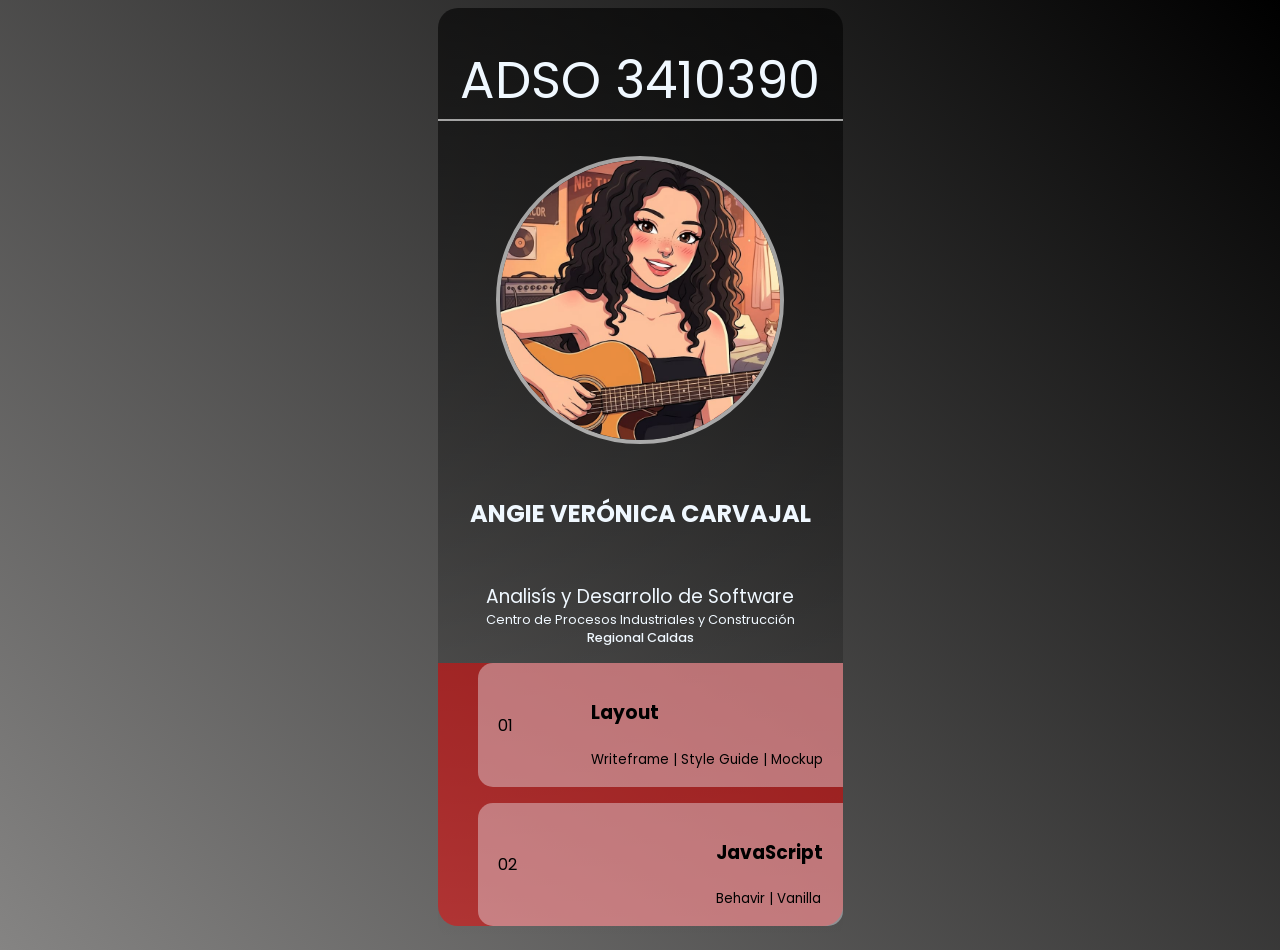
<file: index.html>
<!DOCTYPE html>
<html lang="en">

<head>
    <meta charset="UTF-8">
    <meta name="viewport" content="width=device-width, initial-scale=1.0">
    <title>ADSO 3410390</title>
    <link rel="stylesheet" href="src/css/master.css">
</head>

<body class="mainmenu">
    <main>
        <header>
            <h1>ADSO 3410390</h1>
            <img src="src/imgs/profile.jpg" alt="My Photo">
            <h2>Angie Verónica Carvajal</h2>
            <h3>Analisís y Desarrollo de Software</h3>
            <h4>Centro de Procesos Industriales y Construcción</h4>
            <h5>Regional Caldas</h5>
        </header>
        <menu>
            <a href="01-Layout/index.html" >
                <span>01</span>
                <aside>
                    <h3>Layout</h3>
                    <small>Writeframe | Style Guide | Mockup</small>
                </aside>
            </a>
            <a  href="02-JavaScript/index.html" class="link-two" >
                <span>02</span>
                <aside>
                    <h3>JavaScript</h3>
                    <small>Behavir | Vanilla</small>
                </aside>
            </a>
        </menu>
    </main>
</body>

</html>
</file>
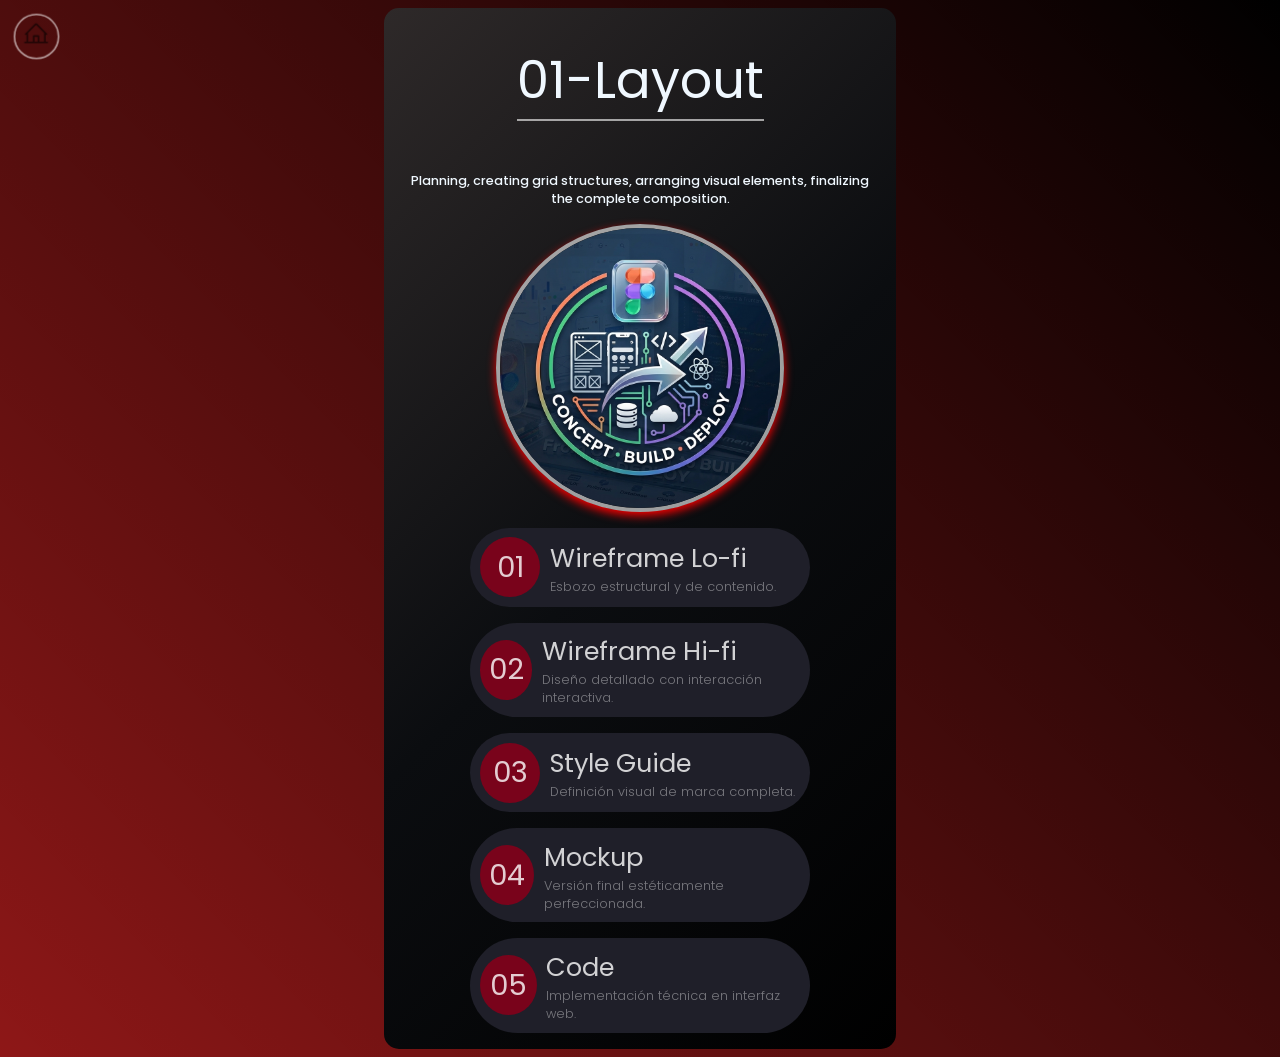
<file: 01-Layout/index.html>
<!DOCTYPE html>
<html lang="en">

<head>
    <meta charset="UTF-8">
    <meta name="viewport" content="width=device-width, initial-scale=1.0">
    <title>ADSO 3410390</title>
    <link rel="stylesheet" href="css-Layout.css">
</head>

<body class="mainmenu layout">
    <nav class="back">
        <a href="../index.html">
            <svg xmlns="http://www.w3.org/2000/svg" width="32" height="32" fill="#000000" viewBox="0 0 256 256"><path d="M240,208H224V136l2.34,2.34A8,8,0,0,0,237.66,127L139.31,28.68a16,16,0,0,0-22.62,0L18.34,127a8,8,0,0,0,11.32,11.31L32,136v72H16a8,8,0,0,0,0,16H240a8,8,0,0,0,0-16ZM48,120l80-80,80,80v88H160V152a8,8,0,0,0-8-8H104a8,8,0,0,0-8,8v56H48Zm96,88H112V160h32Z"></path></svg>
        </a>
    </nav>
    <main>
        <header>
            <h1>01-Layout</h1>
            <h5>Planning, creating grid structures, arranging visual elements, finalizing the complete composition.</h5>
            <img src="img/Logo-layout.jpg" alt="Layout logo">
        </header>
        <menu>
            <a href="01-wireframe_Lo-fi/index.html" >
                <span>01</span>
                <aside>
                    <h3>Wireframe Lo-fi</h3>
                    <small>Esbozo estructural y de contenido.</small>
                </aside>
            </a>
            <a  href="02-wireframe_Hi-fi/index.html" class="link-two" >
                <span>02</span>
                <aside>
                    <h3>Wireframe Hi-fi</h3>
                    <small>Diseño detallado con interacción interactiva.</small>
                </aside>
            </a>
            <a href="03-style_guide/index.html" >
                <span>03</span>
                <aside>
                    <h3>Style Guide</h3>
                    <small>Definición visual de marca completa.</small>
                </aside>
            </a>
            <a  href="04-mockup/index.html" class="link-two" >
                <span>04</span>
                <aside>
                    <h3>Mockup</h3>
                    <small>Versión final estéticamente perfeccionada.</small>
                </aside>
            </a>
            <a  href="05-code/index.html" class="link-tw" target="_blank" >
                <span>05</span>
                <aside>
                    <h3>Code</h3>
                    <small>Implementación técnica en interfaz web.</small>
                </aside>
            </a>
        </menu>
    </main>
</body>

</html>
</file>
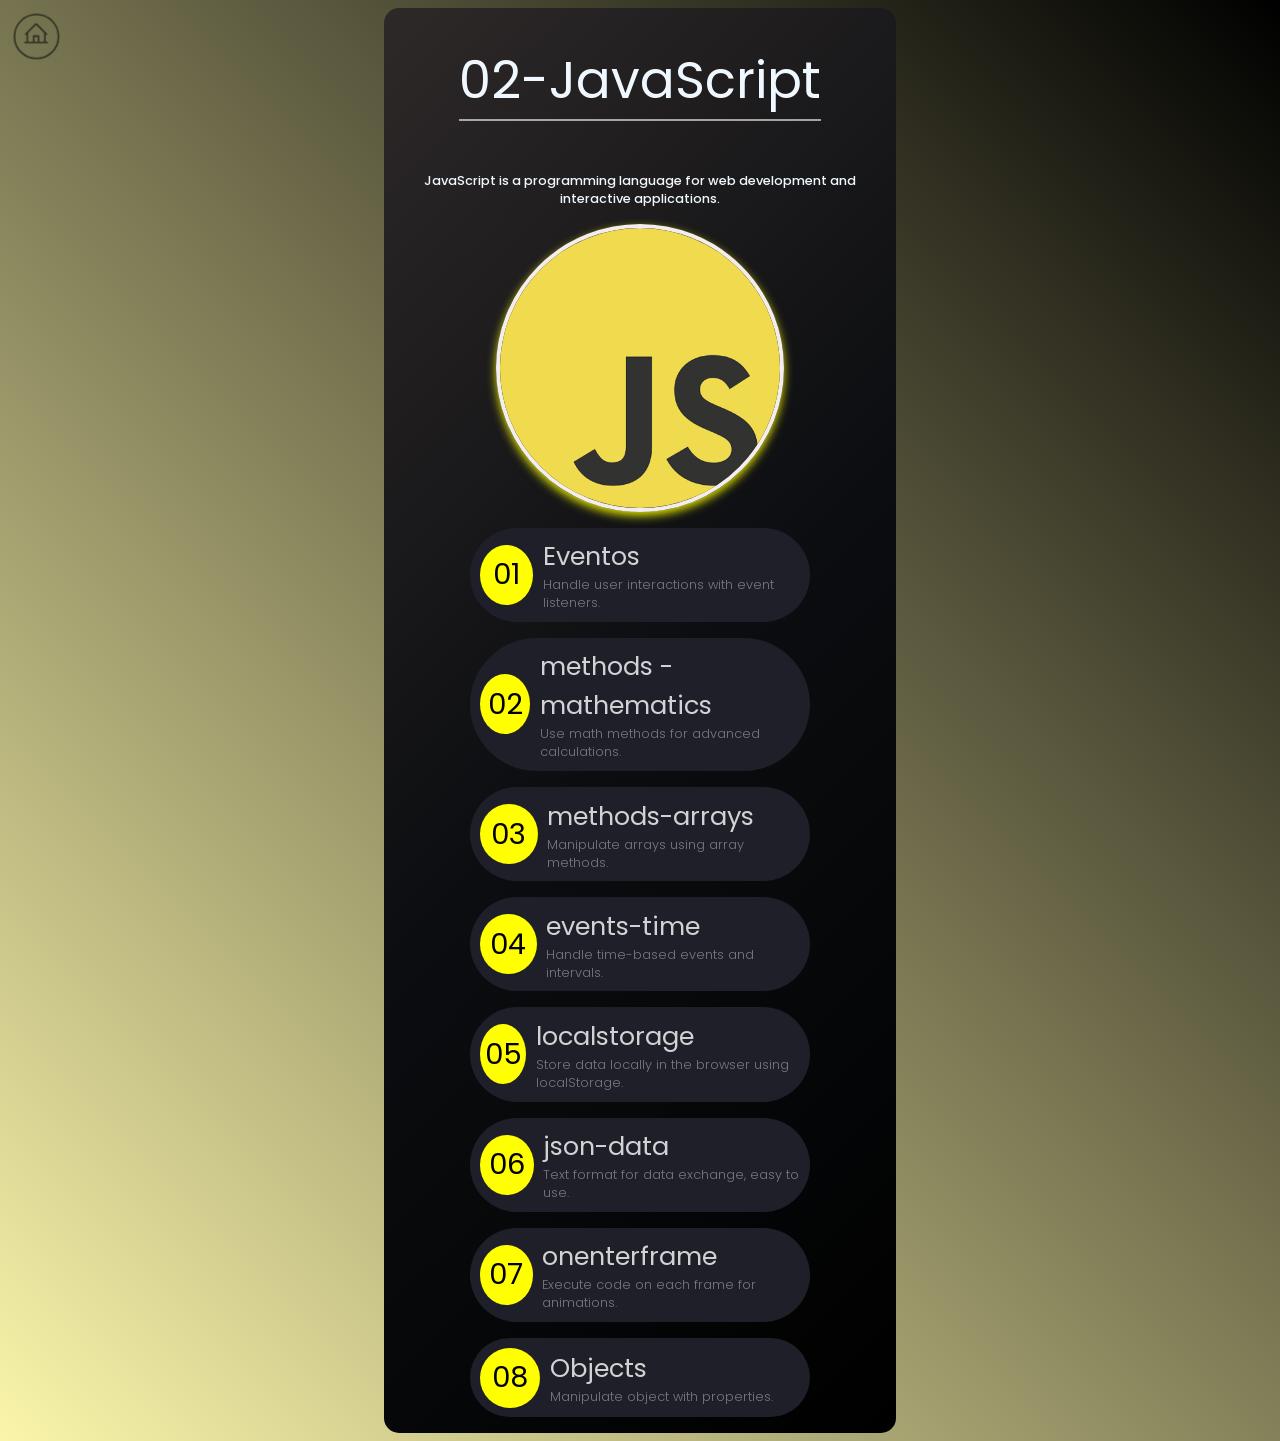
<file: 02-JavaScript/index.html>
<!DOCTYPE html>
<html lang="en">

<head>
    <meta charset="UTF-8">
    <meta name="viewport" content="width=device-width, initial-scale=1.0">
    <title>ADSO 3410390</title>
    <link rel="stylesheet" href="css-Js.css">
</head>

<body class="mainmenu-javaScript">
    <nav class="back">
        <a href="../index.html">
            <svg xmlns="http://www.w3.org/2000/svg" width="32" height="32" fill="#000000" viewBox="0 0 256 256"><path d="M240,208H224V136l2.34,2.34A8,8,0,0,0,237.66,127L139.31,28.68a16,16,0,0,0-22.62,0L18.34,127a8,8,0,0,0,11.32,11.31L32,136v72H16a8,8,0,0,0,0,16H240a8,8,0,0,0,0-16ZM48,120l80-80,80,80v88H160V152a8,8,0,0,0-8-8H104a8,8,0,0,0-8,8v56H48Zm96,88H112V160h32Z"></path></svg>
        </a>
    </nav>
    <main>
        <header>
            <h1>02-JavaScript</h1>
            <h5>JavaScript is a programming language for web development and interactive applications.</h5>
            <img src="../src/imgs/logoJs.png" alt="Layout logo">
        </header>
        <menu>
            <a href="01-events.html" >
                <span>01</span>
                <aside>
                    <h3>Eventos</h3>
                    <small>Handle user interactions with event listeners.</small>
                </aside>
            </a>
            <a  href="02-methods-mathematics.html" >
                <span>02</span>
                <aside>
                    <h3>methods - mathematics</h3>
                    <small>Use math methods for advanced calculations.</small>
                </aside>
            </a>
            <a href="03-methods-arrays.html" >
                <span>03</span>
                <aside>
                    <h3>methods-arrays</h3>
                    <small>Manipulate arrays using array methods.</small>
                </aside>
            </a>
            <a  href="04-events-time.html">
                <span>04</span>
                <aside>
                    <h3>events-time</h3>
                    <small> Handle time-based events and intervals.</small>
                </aside>
            </a>
            <a  href="05-localstorage.html" >
                <span>05</span>
                <aside>
                    <h3>localstorage</h3>
                    <small>Store data locally in the browser using localStorage.</small>
                </aside>
            </a>
            <a  href="06-json-data.html" >
                <span>06</span>
                <aside>
                    <h3>json-data</h3>
                    <small>Text format for data exchange, easy to use.</small>
                </aside>
            </a>
            <a  href="07-onenterframe.html" >
                <span>07</span>
                <aside>
                    <h3>onenterframe</h3>
                    <small>Execute code on each frame for animations.</small>
                </aside>
            </a>
            <a  href="08-objects.html" >
                <span>08</span>
                <aside>
                    <h3>Objects</h3>
                    <small>Manipulate object with properties.</small>
                </aside>
            </a>
            
        </menu>
    </main>
</body>

</html>
</file>
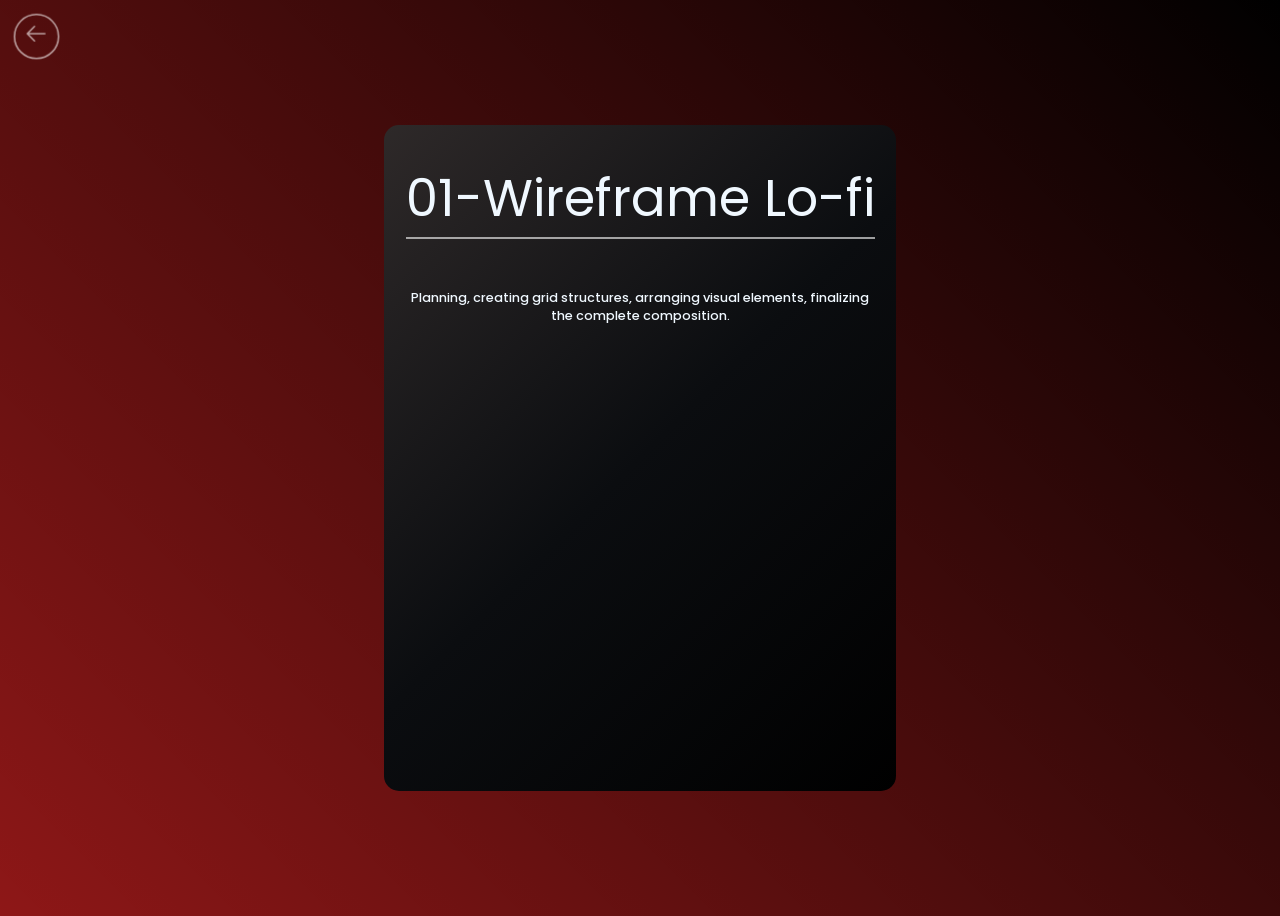
<file: 01-Layout/01-wireframe/index.html>
<!DOCTYPE html>
<html lang="en">

<head>
    <meta charset="UTF-8">
    <meta name="viewport" content="width=device-width, initial-scale=1.0">
    <title>ADSO 3410390</title>
    <link rel="stylesheet" href="../css-Layout.css">
</head>

<body class="mainmenu layout">
    <nav class="back">
        <a href="../index.html">
            <svg xmlns="http://www.w3.org/2000/svg" width="32" height="32"
                    fill="#ffffff" viewBox="0 0 256 256">
                    <path
                        d="M224,128a8,8,0,0,1-8,8H59.31l58.35,58.34a8,8,0,0,1-11.32,11.32l-72-72a8,8,0,0,1,0-11.32l72-72a8,8,0,0,1,11.32,11.32L59.31,120H216A8,8,0,0,1,224,128Z">
                    </path>
                </svg></a></nav>
        </a>
    </nav>
    <main>
        <header>
            <h1>01-Wireframe Lo-fi</h1>
            <h5>Planning, creating grid structures, arranging visual elements, finalizing the complete composition.</h5>
            <iframe src="https://embed.figma.com/design/oUswY59jiEdG3SaXaxJrou/Sin-t%C3%ADtulo?node-id=0-1&embed-host=share" width="100%" height="450" frameborder="0" allowfullscreen></iframe>
        </header>
        

    </main>
</body>

</html>
</file>
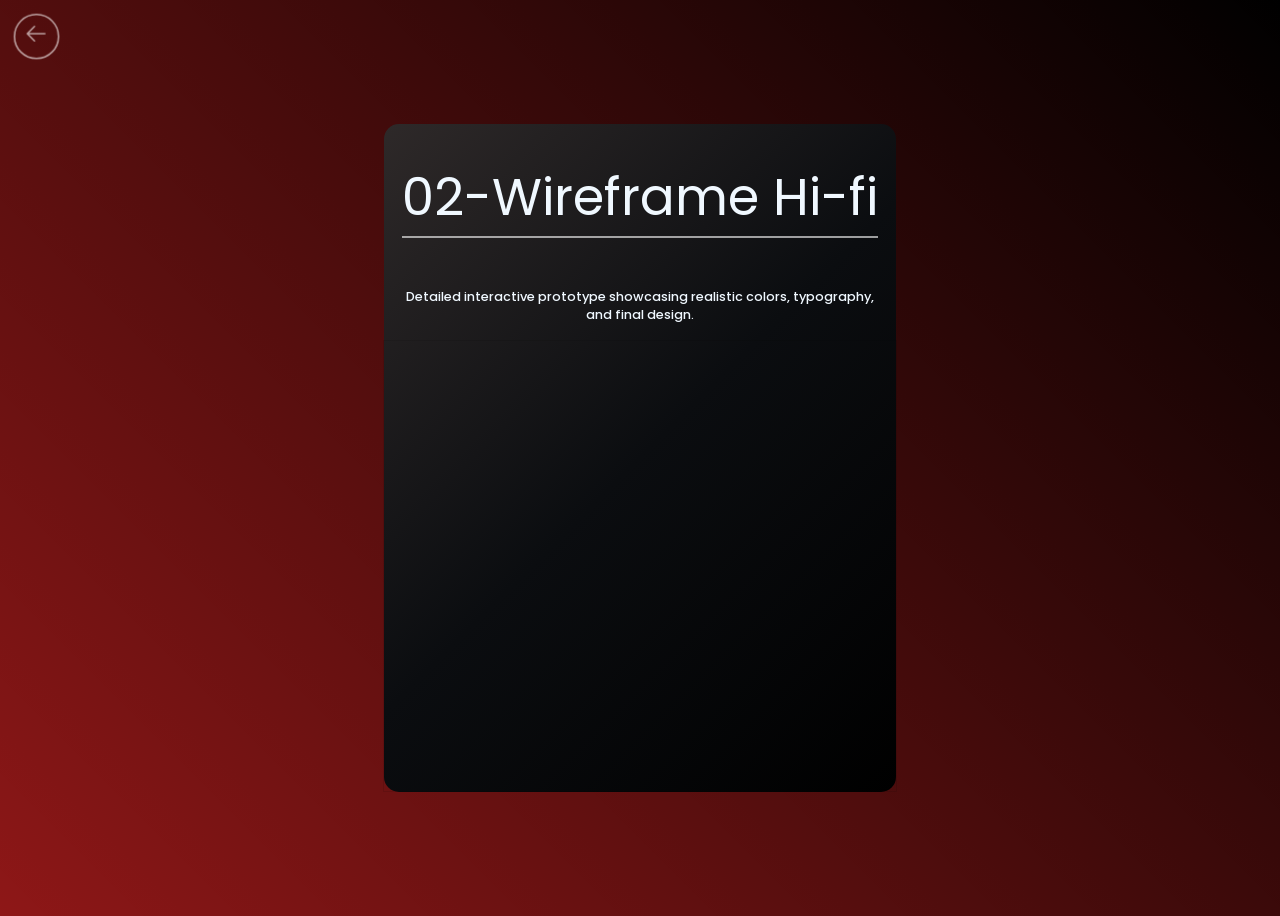
<file: 01-Layout/02-wireframe_Hi-fi/index.html>
<!DOCTYPE html>
<html lang="en">

<head>
    <meta charset="UTF-8">
    <meta name="viewport" content="width=device-width, initial-scale=1.0">
    <title>ADSO 3410390</title>
    <link rel="stylesheet" href="../css-Layout.css">
</head>

<body class="mainmenu layout">
    <nav class="back">
        <a href="../index.html">
            <svg xmlns="http://www.w3.org/2000/svg" width="32" height="32"
                    fill="#ffffff" viewBox="0 0 256 256">
                    <path
                        d="M224,128a8,8,0,0,1-8,8H59.31l58.35,58.34a8,8,0,0,1-11.32,11.32l-72-72a8,8,0,0,1,0-11.32l72-72a8,8,0,0,1,11.32,11.32L59.31,120H216A8,8,0,0,1,224,128Z">
                    </path>
                </svg></a></nav>
        </a>
    </nav>
    <main>
        <header>
            <h1>02-Wireframe Hi-fi</h1>
            <h5>Detailed interactive prototype showcasing realistic colors, typography, and final design.</h5>
            <iframe style="border: 1px solid rgba(0, 0, 0, 0.1);" width="100%" height="450" src="https://embed.figma.com/design/oUswY59jiEdG3SaXaxJrou/Layout?node-id=38-100&embed-host=share" allowfullscreen></iframe>
        </header>
        

    </main>
</body>

</html>
</file>
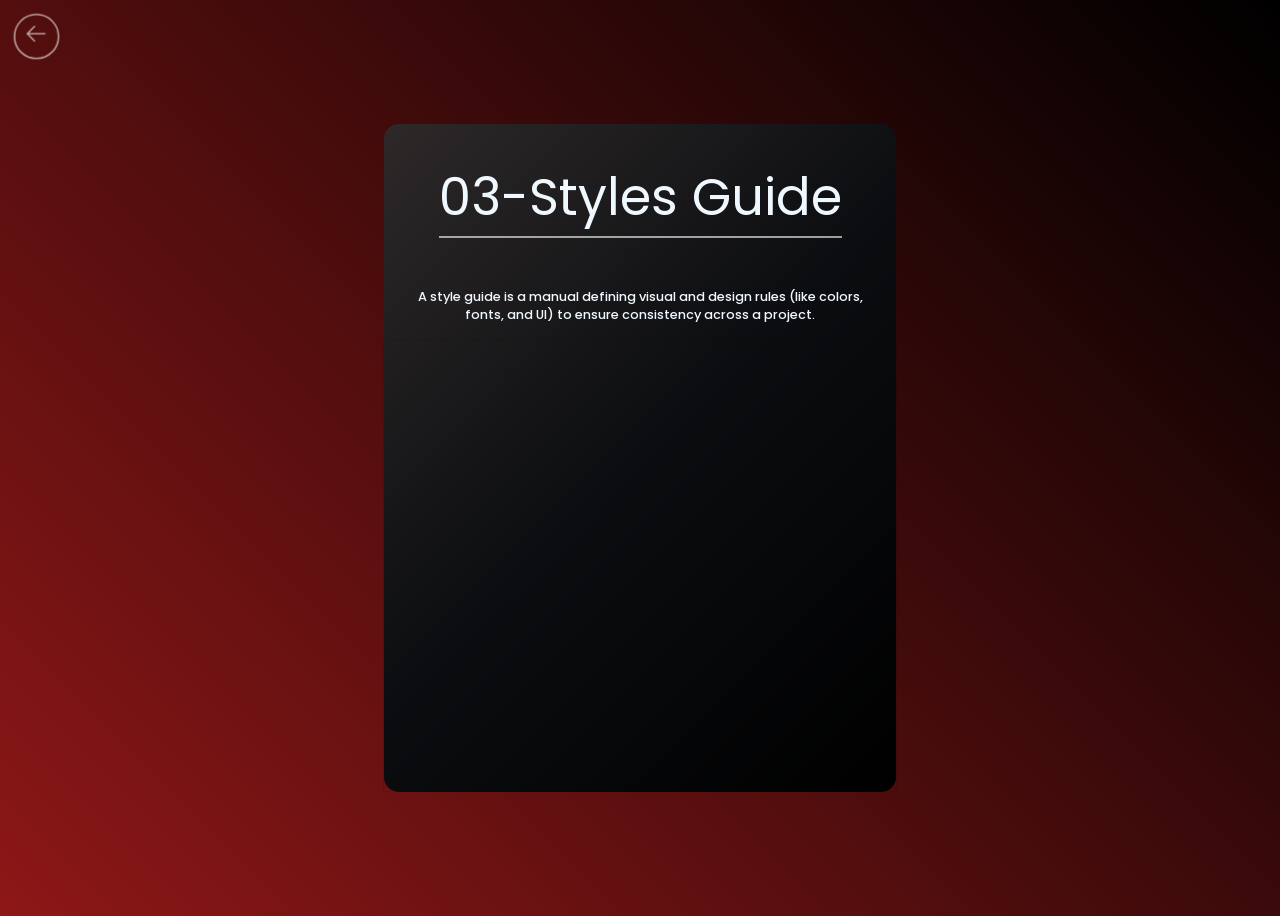
<file: 01-Layout/03-style_guide/index.html>
<!DOCTYPE html>
<html lang="en">

<head>
    <meta charset="UTF-8">
    <meta name="viewport" content="width=device-width, initial-scale=1.0">
    <title>ADSO 3410390</title>
    <link rel="stylesheet" href="../css-Layout.css">
</head>

<body class="mainmenu layout">
    <nav class="back">
        <a href="../index.html">
            <svg xmlns="http://www.w3.org/2000/svg" width="32" height="32"
                    fill="#ffffff" viewBox="0 0 256 256">
                    <path
                        d="M224,128a8,8,0,0,1-8,8H59.31l58.35,58.34a8,8,0,0,1-11.32,11.32l-72-72a8,8,0,0,1,0-11.32l72-72a8,8,0,0,1,11.32,11.32L59.31,120H216A8,8,0,0,1,224,128Z">
                    </path>
                </svg></a></nav>
        </a>
    </nav>
    <main>
        <header>
            <h1>03-Styles Guide</h1>
            <h5>A style guide is a manual defining visual and design rules (like colors, fonts, and UI) to ensure consistency across a project.</h5>
            <iframe style="border: 1px solid rgba(0, 0, 0, 0.1);" width="100%" height="450" src="https://embed.figma.com/design/oUswY59jiEdG3SaXaxJrou/Layout?node-id=61-2&embed-host=share" allowfullscreen></iframe>
        </header>
        

    </main>
</body>

</html>
</file>
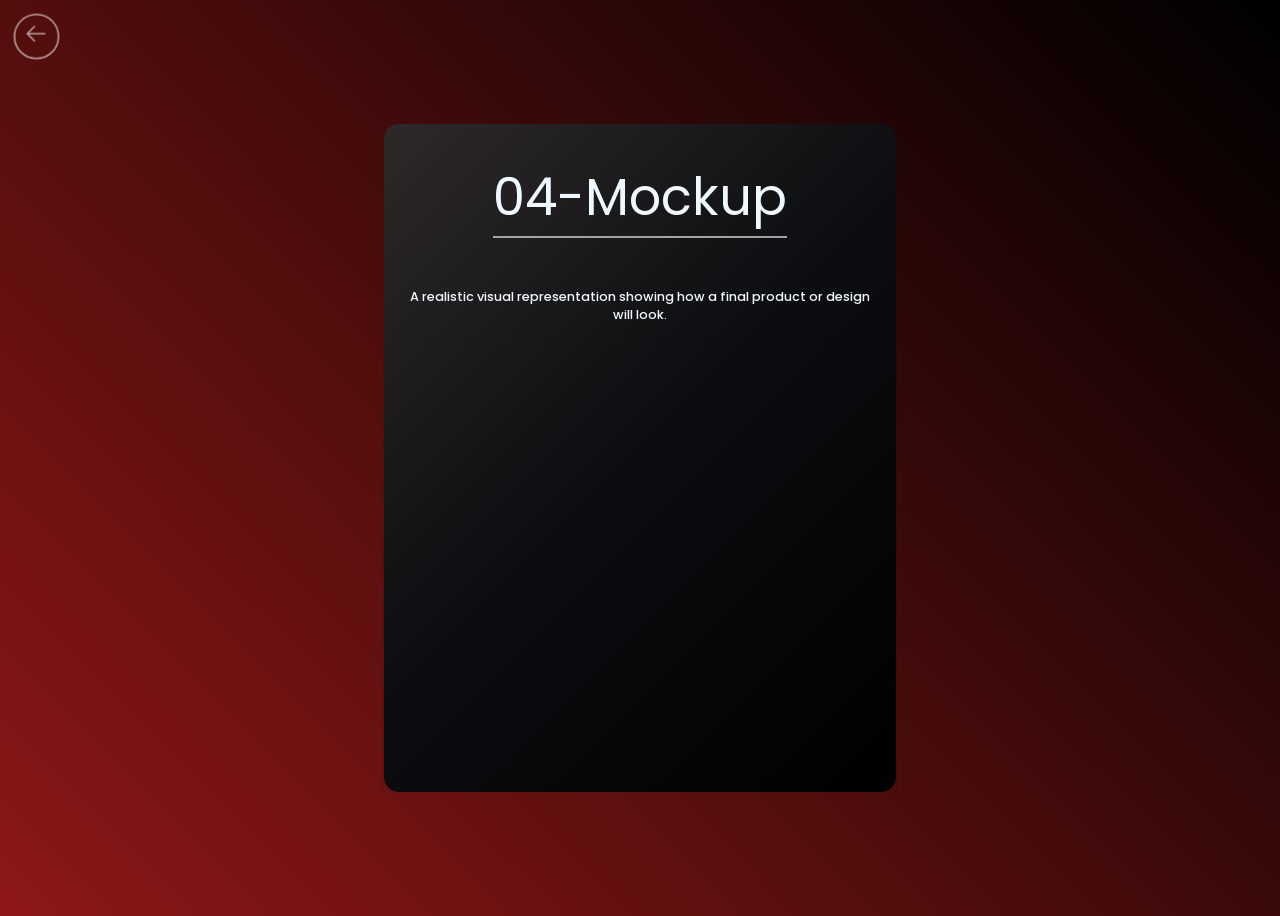
<file: 01-Layout/04-mockup/index.html>
<!DOCTYPE html>
<html lang="en">

<head>
    <meta charset="UTF-8">
    <meta name="viewport" content="width=device-width, initial-scale=1.0">
    <title>ADSO 3410390</title>
    <link rel="stylesheet" href="../css-Layout.css">
</head>

<body class="mainmenu layout">
    <nav class="back">
        <a href="../index.html">
            <svg xmlns="http://www.w3.org/2000/svg" width="32" height="32"
                    fill="#ffffff" viewBox="0 0 256 256">
                    <path
                        d="M224,128a8,8,0,0,1-8,8H59.31l58.35,58.34a8,8,0,0,1-11.32,11.32l-72-72a8,8,0,0,1,0-11.32l72-72a8,8,0,0,1,11.32,11.32L59.31,120H216A8,8,0,0,1,224,128Z">
                    </path>
                </svg></a></nav>
        </a>
    </nav>
    <main>
        <header>
            <h1>04-Mockup</h1>
            <h5>A realistic visual representation showing how a final product or design will look.</h5>
            <iframe style="border: 1px solid rgba(0, 0, 0, 0.1);" width="100%" height="450" src="https://embed.figma.com/design/oUswY59jiEdG3SaXaxJrou/Layout?node-id=38-100&embed-host=share" allowfullscreen></iframe>
        </header>
        

    </main>
</body>

</html>
</file>
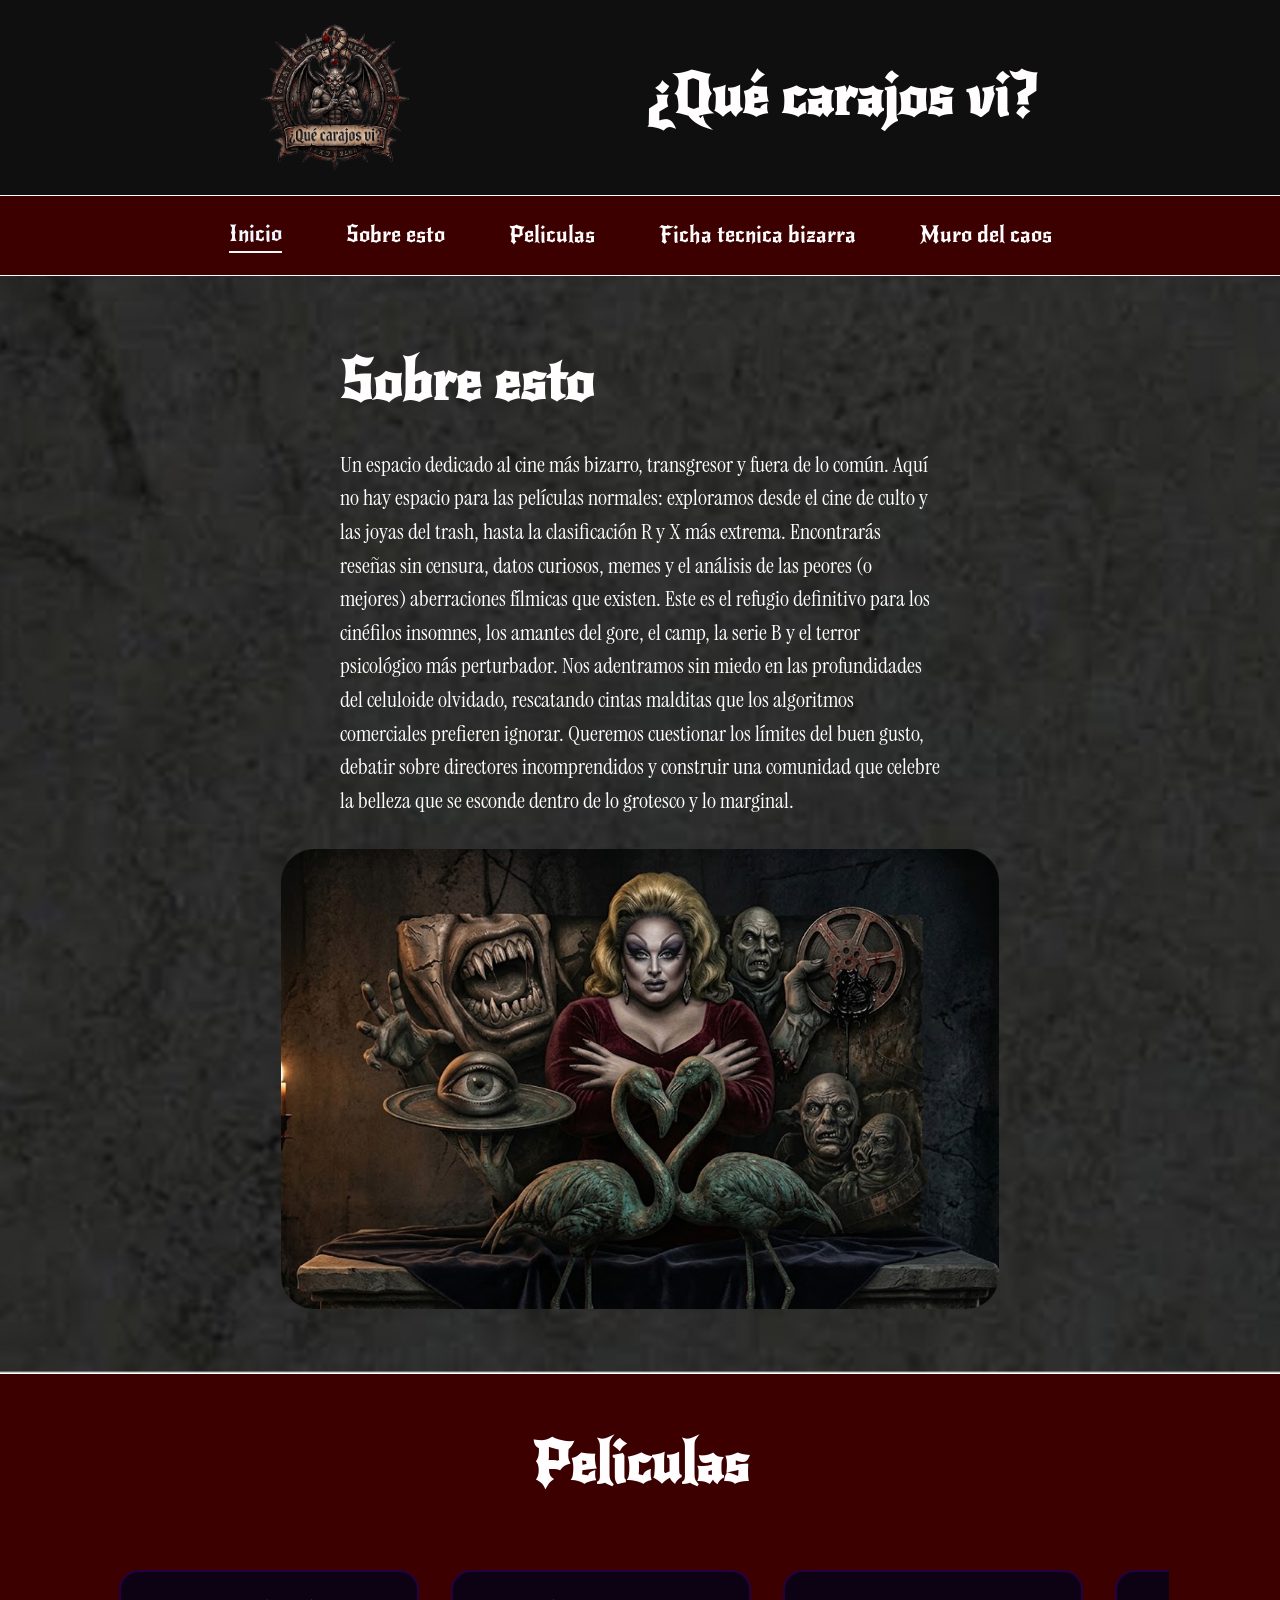
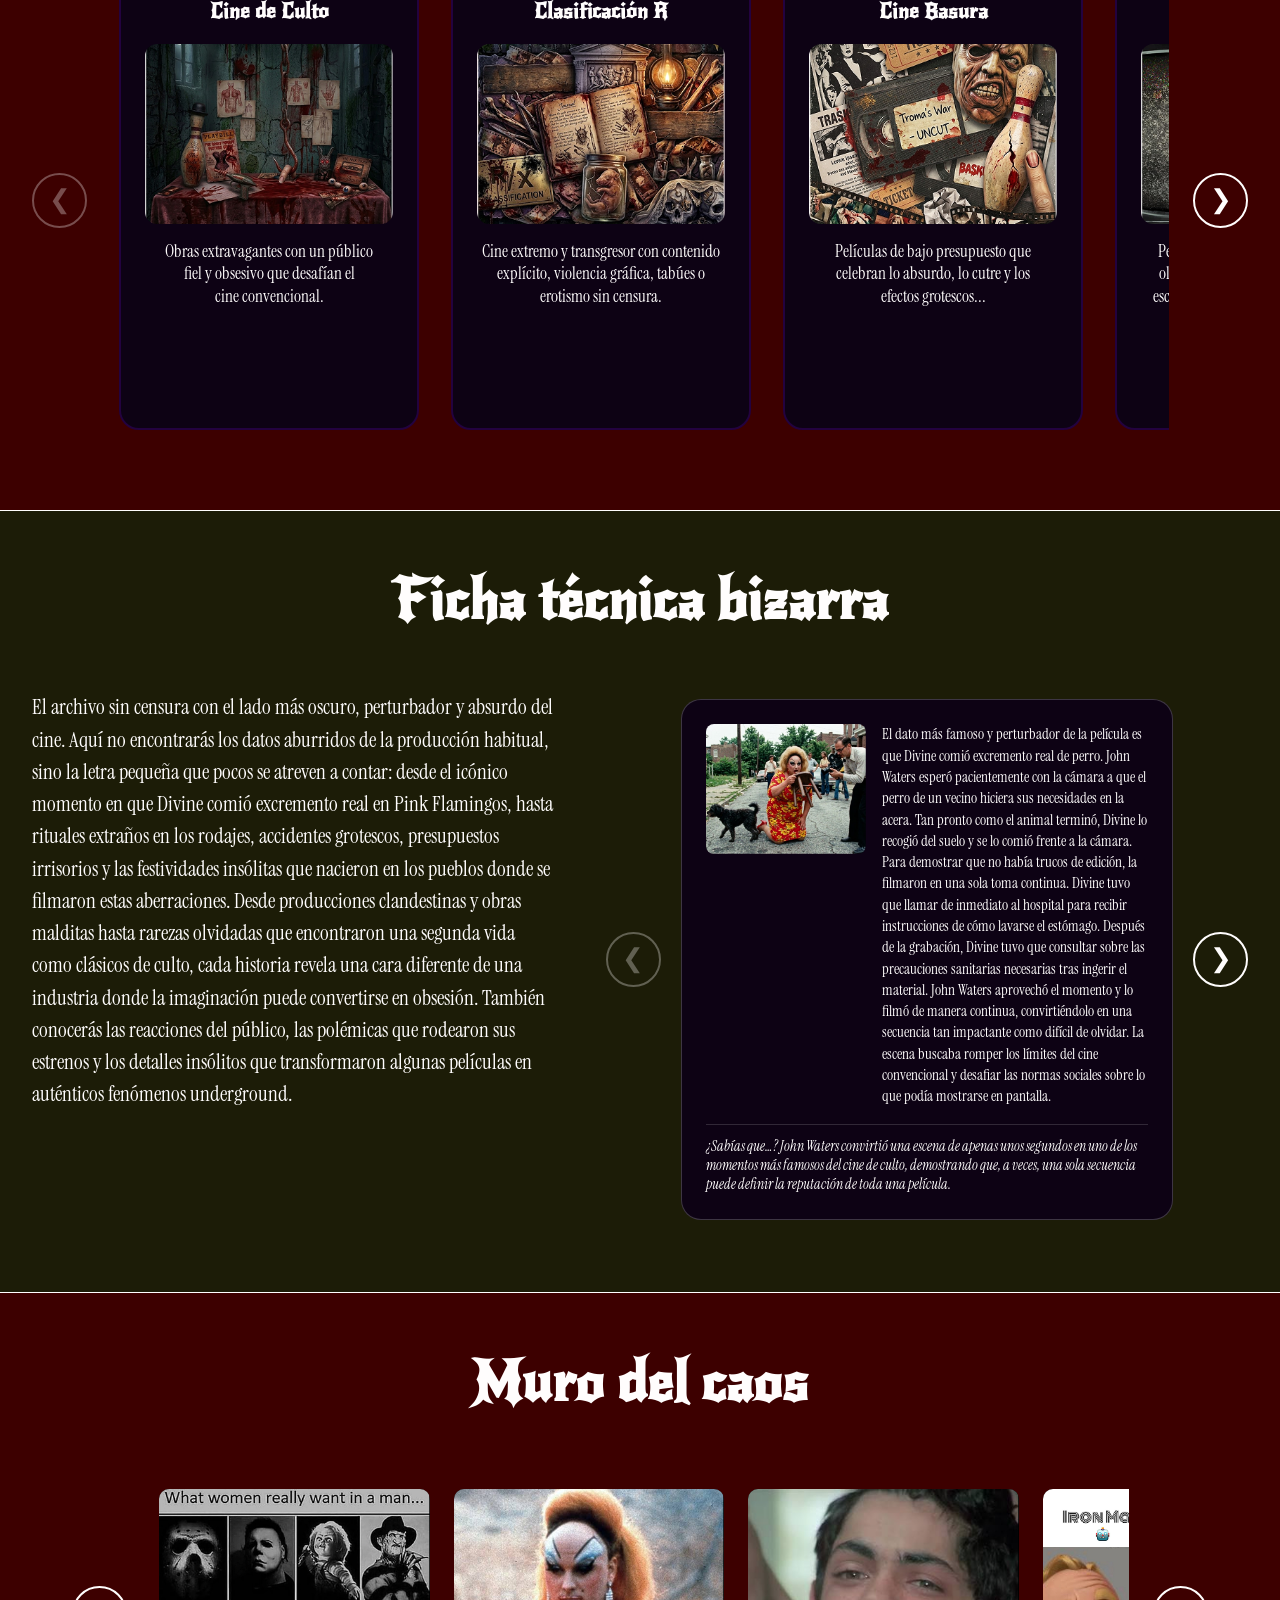
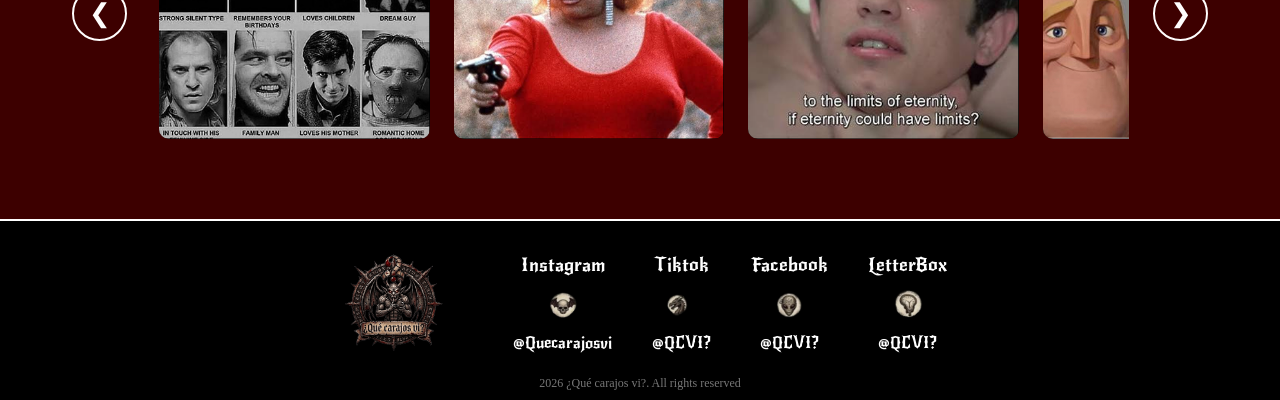
<file: 01-Layout/05-code/index.html>
<!DOCTYPE html>
<html lang="en">

<head>
    <meta charset="UTF-8">
    <meta name="viewport" content="width=device-width, initial-scale=1.0">
    <title>¿Qué Carajos vi hoy?</title>
    <link rel="stylesheet" href="css/master.css">
    <link rel="stylesheet" href="css/reset.css">
</head>

<body>
    <main>
        <div id="header">
            <img class="logo" src="img/logo.png" alt="Logo">
            <h1>¿Qué carajos vi?</h1>
            <button id="mburger">
                <span></span>
                <span></span>
                <span></span>
            </button>
        </div>
        <header id="navbar">
            <nav class="options">
                <a href="#inicio" class="active">Inicio</a>
                <a href="#sobre-esto">Sobre esto</a>
                <a href="#peliculas">Peliculas</a>
                <a href="#ficha-tecnica">Ficha tecnica bizarra</a>
                <a href="#muro-del-caos">Muro del caos</a>
            </nav>
        </header>
        <!-- 02- About -->
        <section id="sobre-esto">
            <div id="texto">
                <h2>Sobre esto</h2>
                <p>
                    Un espacio dedicado al cine más bizarro, transgresor y fuera de lo común. Aquí no hay espacio para
                    las películas normales: exploramos desde el cine de culto y las joyas del trash, hasta la
                    clasificación R y X más extrema. Encontrarás reseñas sin censura, datos curiosos, memes y el
                    análisis de las peores (o mejores) aberraciones fílmicas que existen.
                    Este es el refugio definitivo para los cinéfilos insomnes, los amantes del gore, el camp, la serie B
                    y el terror psicológico más perturbador. Nos adentramos sin miedo en las profundidades del celuloide
                    olvidado, rescatando cintas malditas que los algoritmos comerciales prefieren ignorar. Queremos
                    cuestionar los límites del buen gusto, debatir sobre directores incomprendidos y construir una
                    comunidad que celebre la belleza que se esconde dentro de lo grotesco y lo marginal.
                </p>
            </div>
            <img class="logo-full" src="img/logo-full.png" alt="Logo">
        </section>
        <!-- 03 Peliculas -->

        <section id="peliculas">
            <h1 id="titulo-peliculas">Peliculas</h1>
            <div class="carrusel-wrapper">
                <button class="btn-carrusel prev" aria-label="Anterior">&#10094;</button>

                <div class="cards">
                    <figure class="card">
                        <h2 class="titulo-card">Cine de Culto</h2>
                        <a href=""><img src="img/cine-de-culto.png" alt="Cine de culto"></a>
                        <p>Obras extravagantes con un público fiel y obsesivo que desafían el cine convencional.</p>
                    </figure>
                    <figure class="card">
                        <h2 class="titulo-card">Clasificación R</h2>
                        <a href=""><img src="img/clasificacion-r.png" alt="Clasificación R"></a>
                        <p>Cine extremo y transgresor con contenido explícito, violencia gráfica, tabúes o erotismo sin
                            censura.</p>
                    </figure>
                    <figure class="card">
                        <h2 class="titulo-card">Cine Basura</h2>
                        <a href=""><img src="img/cine-basura.png" alt="Cine Basura"></a>
                        <p>Películas de bajo presupuesto que celebran lo absurdo, lo cutre y los efectos grotescos...
                        </p>
                    </figure>
                    <figure class="card">
                        <h2 class="titulo-card">Archivos Malditos</h2>
                        <a href=""><img src="img/archivos-malditos.png" alt="Archivos Malditos"></a>
                        <p>Películas difíciles de encontrar, obras olvidadas y rarezas cinematográficas escondidas en
                            los rincones más oscuros del cine.</p>
                    </figure>
                </div>

                <button class="btn-carrusel next" aria-label="Siguiente">&#10095;</button>
            </div>
        </section>

        <section id="ficha-tecnica">
            <h1 id="titulo-ficha-tecnica">Ficha técnica bizarra</h1>

            <div class="contenido-ficha">
                <!-- Texto introductorio a la izquierda -->
                <div class="texto-principal">
                    <p>El archivo sin censura con el lado más oscuro, perturbador y absurdo del cine. Aquí no
                        encontrarás los datos aburridos de la producción habitual, sino la letra pequeña que pocos se
                        atreven a contar: desde el icónico momento en que Divine comió excremento real en Pink
                        Flamingos, hasta rituales extraños en los rodajes, accidentes grotescos, presupuestos irrisorios
                        y las festividades insólitas que nacieron en los pueblos donde se filmaron estas aberraciones.
                        Desde producciones clandestinas y obras malditas hasta rarezas olvidadas que encontraron una
                        segunda vida como clásicos de culto, cada historia revela una cara diferente de una industria
                        donde la imaginación puede convertirse en obsesión. También conocerás las reacciones del
                        público, las polémicas que rodearon sus estrenos y los detalles insólitos que transformaron
                        algunas películas en auténticos fenómenos underground.
                    </p>
                </div>

                <!-- Carrusel de fichas a la derecha -->
                <div class="carrusel-fichas">
                    <button class="btn-carrusel prev" aria-label="Anterior">&#10094;</button>

                    <div class="fichas-track">
                        <!-- Ficha 1 -->
                        <article class="ficha-card">
                            <div class="card-top">
                                <img src="img/logo-datos-card.png" alt="Divine en Pink Flamingos">
                                <p class="parrafo-derecho">
                                    El dato más famoso y perturbador de la película es que Divine comió
                                    excremento real de perro. John Waters esperó pacientemente con la cámara a que el
                                    perro de
                                    un vecino hiciera sus necesidades en la acera. Tan pronto como el animal terminó,
                                    Divine lo
                                    recogió del suelo y se lo comió frente a la cámara. Para demostrar que no había
                                    trucos de
                                    edición, la filmaron en una sola toma continua. Divine tuvo que llamar de inmediato
                                    al
                                    hospital para recibir instrucciones de cómo lavarse el estómago. Después de la
                                    grabación,
                                    Divine tuvo que consultar sobre las precauciones sanitarias necesarias tras ingerir
                                    el
                                    material. John Waters aprovechó el momento y lo filmó de manera continua,
                                    convirtiéndolo en
                                    una secuencia tan impactante como difícil de olvidar. La escena buscaba romper los
                                    límites
                                    del cine convencional y desafiar las normas sociales sobre lo que podía mostrarse en
                                    pantalla.
                                </p>
                            </div>
                            <p class="parrafo-abajo">
                                ¿Sabías que…? John Waters convirtió una escena de apenas unos segundos en uno
                                de los momentos más famosos del cine de culto, demostrando que, a veces, una sola
                                secuencia
                                puede definir la reputación de toda una película.
                            </p>
                        </article>

                        <!-- Ficha 2 (ejemplo de segunda ficha) -->
                        <article class="ficha-card">
                            <div class="card-top">
                                <img src="img/exorcista.png" alt="Otra ficha">
                                <p class="parrafo-derecho">
                                    El vómito real de "El Exorcista" (1973).
                                    Para la famosa escena en la que Regan le vomita al Padre Karras, el director William
                                    Friedkin no quería usar efectos digitales ni trucos baratos. Exigió un líquido
                                    espeso y repugnante que luciera real en pantalla. La mezcla secreta consistía en
                                    puré de guisantes (para darle textura), jugo de arándanos (para el color) y avena.
                                    Sin embargo, el actor Jason Miller tenía que recibir el impacto directo en la cara
                                    y, para empeorar las cosas, Friedkin lo ató a la cama para que no pudiera
                                    esquivarlo. La toma se repitió tantas veces que Miller terminó completamente
                                    empapado y con el olor a guisantes podridos impregnado en la piel durante días. La
                                    escena es un hito del terror, pero en el set fue una pesadilla higiénica.
                                </p>
                            </div>
                            <p class="parrafo-abajo">
                                ¿Sabías que…?
                                La mezcla era tan densa y el olor tan penetrante que Linda Blair (Regan) no podía
                                contener las náuseas entre tomas, convirtiendo el set en un verdadero caos biológico.
                            </p>
                        </article>

                        <!-- Ficha 3 -->
                        <article class="ficha-card">
                            <div class="card-top">
                                <img src="img/holocaustoCanibal.jpg" alt="Otra ficha">
                                <p class="parrafo-derecho">
                                    El infierno de rodaje en "Cannibal Holocaust" (1980).
                                    Pocas películas tienen un legado tan oscuro y maldito. Ruggero Deodato llevó a su
                                    equipo a la selva amazónica y los sometió a condiciones infrahumanas: raciones de
                                    comida miserables, picaduras de insectos, infecciones y un calor sofocante. Para
                                    lograr la máxima crudeza, se sacrificaron animales reales frente a la cámara, algo
                                    que hoy es totalmente ilegal. La peor parte llegó después: Deodato fue arrestado y
                                    acusado de asesinato y de hacer un "snuff movie" real. Para probar su inocencia,
                                    tuvo que obligar a los actores (que habían firmado contratos de confidencialidad
                                    para desaparecer) a reunirse con los jueces y demostrar que seguían vivos. El rodaje
                                    fue tan traumático que varios miembros del equipo abandonaron la industria para
                                    siempre.
                            </div>
                            <p class="parrafo-abajo">
                                ¿Sabías que…? La censura fue tan brutal que la película estuvo prohibida en más de 50 países. En Italia, la corte suprema dictaminó que era una obra de arte y no solo "basura", pero el daño psicológico en el elenco ya estaba hecho.
                            </p>
                        </article>
                    </div>

                    <button class="btn-carrusel next" aria-label="Siguiente">&#10095;</button>
                </div>
            </div>
        </section>

       
        <!-- 04 Muro del caos -->
        <section id="muro-del-caos">
            <h1 id="titulo">Muro del caos</h1>

            <div class="carrusel-wrapper">
                <button class="btn-carrusel prev" aria-label="Anterior">&#10094;</button>

                <div class="cards-muro">
                    <img src="img/publicacion_01.png" alt="Publicación 1">
                    <img src="img/publicacio_02.png" alt="Publicación 2">
                    <img src="img/publicacion_03.png" alt="Publicación 3">
                    <img src="img/publicacion_04.png" alt="Publicación 4">
                </div>

                <button class="btn-carrusel next" aria-label="Siguiente">&#10095;</button>
            </div>
        </section>

        <!-- 05 Pie de página -->
        <section class="pie-de-pagina">
            <!-- Logo principal a la izquierda -->
            <img class="logo" src="img/logo.png" alt="Logo Qué carajos vi">

            <!-- Sección de redes sociales -->
            <div class="redes-sociales">
                <!-- Item Instagram -->
                <a href="#" id="instagram" class="red-item">
                    <span class="titulo-red">Instagram</span>
                    <img src="img/logo-instagram.png" alt="Instagram">
                    <span class="usuario-red">@Quecarajosvi</span>
                </a>

                <!-- Item Tiktok -->
                <a href="#" id="Tiktok" class="red-item">
                    <span class="titulo-red">Tiktok</span>
                    <img src="img/logo-facebook.png" alt="Tiktok">
                    <span class="usuario-red">@QCVI?</span>
                </a>

                <!-- Item Facebook -->
                <a href="#" id="Facebook" class="red-item">
                    <span class="titulo-red">Facebook</span>
                    <img src="img/logo-titktok.png" alt="Facebook">
                    <span class="usuario-red">@QCVI?</span>
                </a>

                <!-- Item LetterBox -->
                <a href="#" id="LetterBox" class="red-item">
                    <span class="titulo-red">LetterBox</span>
                    <img src="img/logo-letterbox.png" alt="Letterboxd">
                    <span class="usuario-red">@QCVI?</span>
                </a>
            </div>

            <p class="copyright">2026 ¿Qué carajos vi?. All rights reserved</p>
        </section>

    </main>
    <script src="js/app.js"></script>
</body>

</html>
</file>
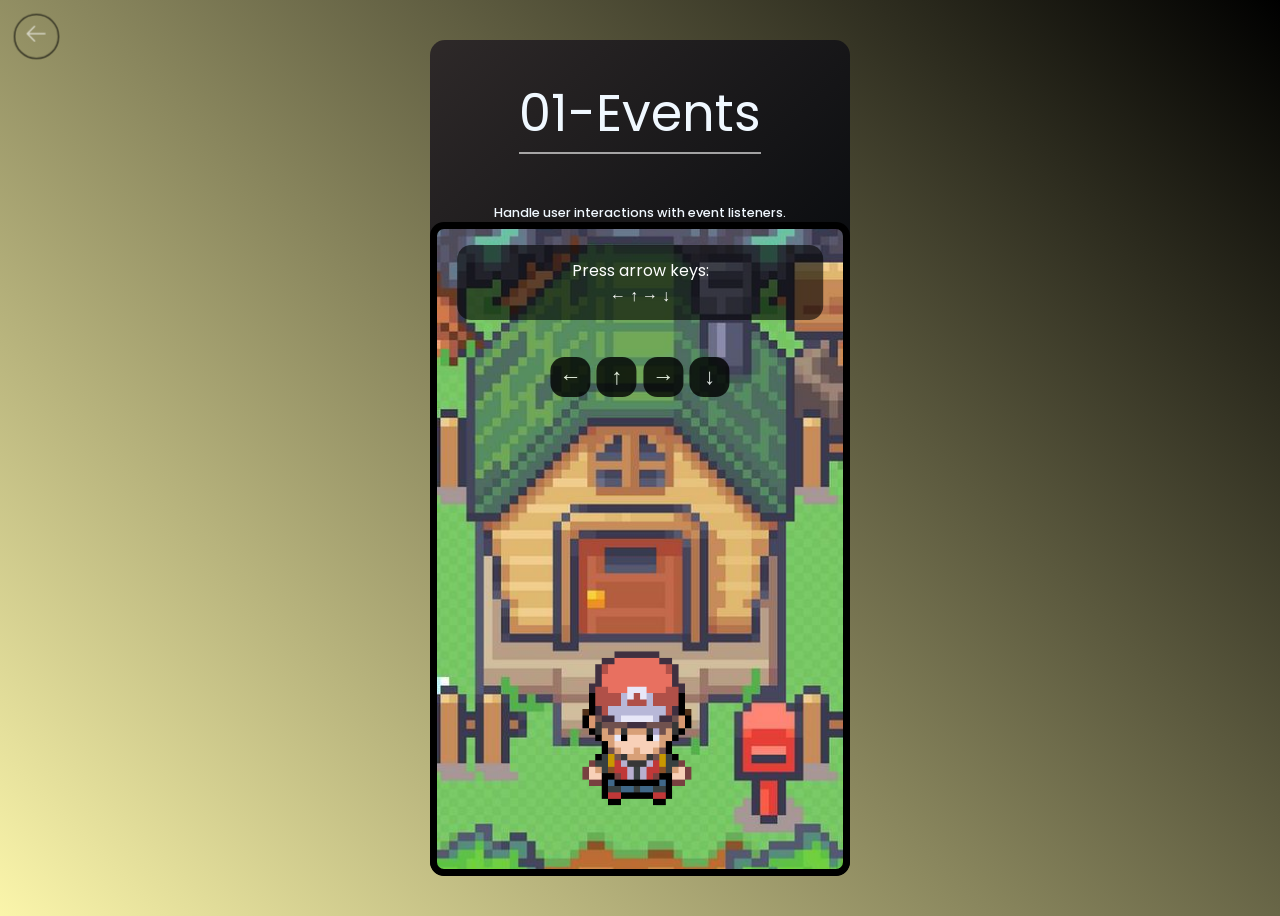
<file: 02-JavaScript/01-events.html>
<!DOCTYPE html>
<html lang="en">

<head>
    <meta charset="UTF-8">
    <meta name="viewport" content="width=device-width, initial-scale=1.0">
    <title>ADSO 3410390</title>
    <link rel="stylesheet" href="css-Js.css">
</head>

<body class="mainmenu-javaScript">
    <nav class="back">
        <a href="../02-JavaScript/index.html">
            <svg xmlns="http://www.w3.org/2000/svg" width="32" height="32"
                    fill="#ffffff" viewBox="0 0 256 256">
                    <path
                        d="M224,128a8,8,0,0,1-8,8H59.31l58.35,58.34a8,8,0,0,1-11.32,11.32l-72-72a8,8,0,0,1,0-11.32l72-72a8,8,0,0,1,11.32,11.32L59.31,120H216A8,8,0,0,1,224,128Z">
                    </path>
                </svg></a></nav>
        </a>
    </nav>
    <main>
        <header>
            <h1>01-Events</h1>
            <h5>Handle user interactions with event listeners.</h5>
        </header>
        <section>
            <div class="house">
                <div class="info">
                    Press arrow keys: <br>
                    &larr; &uarr; &rarr; &darr;
                </div>
                <div class="controls">
                    <button class="btn-left">&larr;</button>
                    <button class="btn-up">&uarr;</button>
                    <button class="btn-right">&rarr;</button>
                    <button class="btn-down">&darr;</button>
                </div>
                <div id="trainer" class="down">

                </div>
            </div>
        </section>
        

    </main>
    <Script>
        //Elements
        const trainer = document.getElementById("trainer");
        const btnLeft = document.querySelector(".btn-left");
        const btnUp = document.querySelector(".btn-up");
        const btnRight = document.querySelector(".btn-right");
        const btnDown = document.querySelector(".btn-down");
        

        //Events
        btnLeft.addEventListener("click", function(){
            this.style.pointerEvents = "none";
            this.style.opacity = "0.4";
            trainer.className = "left";
        });
        btnUp.addEventListener("click", function(){
            this.style.pointerEvents = "none";
            this.style.opacity = "0.4";
            trainer.className = "up";
        });
        btnRight.addEventListener("click", function(){
            this.style.pointerEvents = "none";
            this.style.opacity = "0.4";
            trainer.className = "right";
        });
        btnDown.addEventListener("click", function(){
            this.style.pointerEvents = "none";
            this.style.opacity = "0.4";
            trainer.className = "down";
        });
        

        //keyup = levanto el dedo de la tecla
        // document.addEventListener("keyup", function(event){
        //     if(event.key == "ArrowLeft"){
        //         trainer.className = "left";
        //     }else if(event.key == "ArrowUp"){
        //         trainer.className = "up";
        //     }else if(event.key == "ArrowRight"){
        //         trainer.className = "right";
        //     }else if(event.key == "ArrowDown"){
        //         trainer.className = "down"; 
        //     }
        // });
        document.addEventListener("keyup", function(event){
            // console.log(event.key);
            // console.log(event-keycode);
            switch (event.keyCode) {
                case 37: //left
                trainer.className = "left";
                break;
                case 38: //Up
                trainer.className = "up";
                break;
                case 39: //Right
                trainer.className = "right";
                break;
                case 40: //Down
                trainer.className = "down";
                break;
            }
        });
        
        document.addEventListener("scrollY", function(event){
            console.log(event.key);
            console.log(event-keycode);
            if (event.key == "ScrollY") {
                alert("hello");
            }
        });
    </Script>
</body>

</html>
</file>
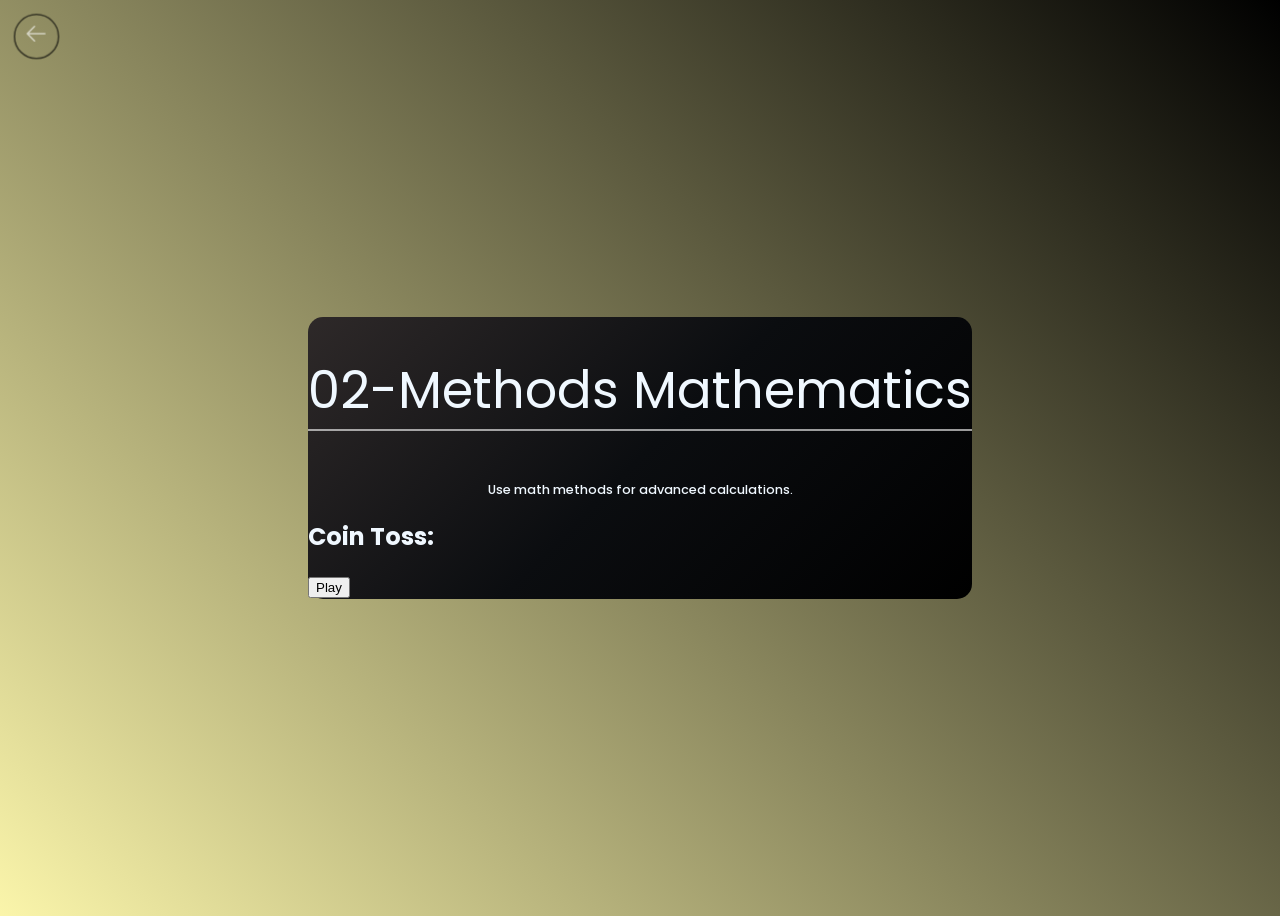
<file: 02-JavaScript/02-methods-mathematics.html>
<!DOCTYPE html>
<html lang="en">

<head>
    <meta charset="UTF-8">
    <meta name="viewport" content="width=device-width, initial-scale=1.0">
    <title>ADSO 3410390</title>
    <link rel="stylesheet" href="css-Js.css">
</head>

<body class="mainmenu-methods">
    <nav class="back">
        <a href="../02-JavaScript/index.html">
            <svg xmlns="http://www.w3.org/2000/svg" width="32" height="32"
                    fill="#ffffff" viewBox="0 0 256 256">
                    <path
                        d="M224,128a8,8,0,0,1-8,8H59.31l58.35,58.34a8,8,0,0,1-11.32,11.32l-72-72a8,8,0,0,1,0-11.32l72-72a8,8,0,0,1,11.32,11.32L59.31,120H216A8,8,0,0,1,224,128Z">
                    </path>
                </svg></a></nav>
        </a>
    </nav>
    <main>
        <header>
            <h1>02-Methods Mathematics</h1>
            <h5>Use math methods for advanced calculations.</h5>
        </header>
        <section>
            <h2>Coin Toss:</h2>
            <output></output> <button class="btnCoin">Play</button>
        </section>
    
    </main>
    <script>
        //Elements
        const output = document.querySelector("output");
        const btnCoin = document.querySelector(".btnCoin");

        btnCoin.addEventListener("click", () =>{
            output.style.fontSize = "4rem";
            output.textContent = Math.round(Math.random());
        });

    </script>
</body>

</html>
</file>
<file: src/css/master.css>
/* GOOGLE FONTS: POPPINS*/
@import url('https://fonts.googleapis.com/css2?family=Poppins:ital,wght@0,100;0,200;0,300;0,400;0,500;0,600;0,700;0,800;0,900;1,100;1,200;1,300;1,400;1,500;1,600;1,700;1,800;1,900&display=swap');

body {
    background: linear-gradient(45deg, rgb(133, 132, 131), rgb(0, 0, 0));
    color: aliceblue;
    font-family: Poppins, serif;
    display: flex;
    justify-content: center;
    align-items: center;
    min-height: 100dvh;

    main {
        background: linear-gradient(to bottom, #0009, #0000);
        min-width: 380px;
    }

    /*MAIN MENU*/
    &.mainmenu {
        main{
            border-radius: 20px;
            header{
                h1{
                    border-bottom: 2px solid #fff9;
                    font-size: 3.2rem;
                    font-weight: 400;
                    text-align: center;
                }
                img{
                    border: 4px solid #fff9;
                    border-radius: 50%;
                    display: flex;
                    height: 280px;
                    margin: auto;
                    object-fit: cover;
                    width: 280px;
                }
                img:hover{
                    transform: translateX(-9px); /* Desplaza ligeramente la tarjeta a la izquierda */
                    cursor: url('data:image/svg+xml;utf8,<svg xmlns="http://www.w3.org/2000/svg" width="32" height="32" viewBox="0 0 16 16" shape-rendering="crispEdges"><path fill="black" d="M3 3h2v2H3zM7 2h2v2H7zM11 3h2v2h-2zM4 7h8v2H4zM3 9h10v4H3zM5 13h6v2H5z"/></svg>') 8 8, pointer;
                    box-shadow: 0 4px 10px rgb(250, 1, 1);
                }
                h2{
                    font-weight: 500rem;
                    text-align: center;
                    text-transform: uppercase;
                    padding: 2rem;

                    

                }
                h3{
                    font-weight: 400;
                    margin: 0;
                    text-align: center;
                }
                h4{
                    font-size: 0.8rem;
                    font-weight: 400;
                    margin: 0;
                    text-align: center;

                }
                h5{
                    font-size: 0.8rem;
                    font-weight: 500;
                    margin: 0;
                    text-align: center;
                }
            }
        }
        menu{
            border-radius: 0px 0px 20px 20px;
            background-color: rgba(248, 0, 0, 0.493);
        }
    }
}

a{
    text-decoration: none;
    color: black;
    width: 100%;
    padding: 16px 20px;
    display: flex;
    justify-content: space-between;
    align-items: center;
    box-sizing: border-box; 
    background-color: rgba(240, 248, 255, 0.39);
    margin-bottom: 16px; /* Crea el espacio vertical entre cada bloque */
    width: 100%;
    border-radius: 15px 0px 0px 15px; 
    
    transition: all 0.3s ease;
}
a:hover{
    background-color: rgba(223, 212, 212, 0.829); /* Cambia a un color más opaco/brillante */
    transform: translateX(-5px); /* Desplaza ligeramente la tarjeta a la izquierda */
    cursor: pointer;
    box-shadow: 0 4px 10px rgba(0, 0, 0, 0.15);
}
.link-two{
    border-radius: 15px 0px 15px 15px;
}
</file>
<file: 01-Layout/css-Layout.css>
/* GOOGLE FONTS: POPPINS*/
@import url('https://fonts.googleapis.com/css2?family=Poppins:ital,wght@0,100;0,200;0,300;0,400;0,500;0,600;0,700;0,800;0,900;1,100;1,200;1,300;1,400;1,500;1,600;1,700;1,800;1,900&display=swap');

body {
    background: linear-gradient(45deg, rgba(131, 0, 0, 0.911), rgb(0, 0, 0));
    color: aliceblue;
    font-family: Poppins, serif;
    display: flex;
    justify-content: center;
    align-items: center;
    min-height: 100dvh;

    nav.back {
        align-items: center;
        border: 2px solid #fff;
        border-radius: 50%;
        display: flex;
        justify-content: center;
        height: 40px;
        left: 8px;
        opacity: .6;
        padding: 0.4rem;
        position: fixed;
        top: 8px;
        transform: scale(.8);
        transition: all 0.4s ease-in;
        width: 40px;
        &:hover {
            transform: scale(1.1);
            opacity: 1;
        }
    }

    

    main {
        min-width: 380px;
    }

    /*MAIN MENU*/
    &.mainmenu {
        main {
            border-radius: 15px ;
            background: linear-gradient(135deg, #2e2929 0%, #0b0d10 50%, #000000 100%);
            header {
                    align-items: center;
                    display: flex;
                    flex-direction: column;
                    gap: 1rem;
                    justify-content: center;
                    padding: 0;
                h1 {
                    border-bottom: 2px solid #fff9;
                    font-size: 3.2rem;
                    font-weight: 400;
                    text-align: center;
                }

                img {
                    border: 4px solid #fff9;
                    border-radius: 50%;
                    display: flex;
                    height: 280px;
                    margin: auto;
                    object-fit: cover;
                    box-shadow: 0 4px 10px rgb(250, 1, 1);
                    width: 280px;
                }
                h5 {
                    font-size: 0.8rem;
                    font-weight: 500;
                    margin: 0;
                    text-align: center;
                    max-width: 60ch; /* Limita la longitud del texto */
                    margin-inline: auto; /* Centra el párrafo */
                    padding-inline: 16px;
                }
            }

            menu {
                align-items: center;
                display: flex;
                flex-direction: column;
                gap: 1rem;
                justify-content: center;
                padding: 0;

                a:is(:link, :visited) {
                    align-items: center;
                    background-color: rgb(31, 31, 41);
                    border-radius: 5rem;
                    color: #fffc;
                    display: flex;
                    padding: 0.6rem;
                    text-decoration: none;
                    transition: all 0.4s;
                    width: 320px;

                    &:is(:hover) {
                        background-color: rgb(121, 3, 27);
                        transform: scale(1.04) translateX(18px);
                        box-shadow: 0 4px 10px rgb(224, 193, 193);
                        cursor: url('data:image/svg+xml;utf8,<svg xmlns="http://www.w3.org/2000/svg" width="32" height="32" viewBox="0 0 16 16" shape-rendering="crispEdges"><path fill="black" d="M3 3h2v2H3zM7 2h2v2H7zM11 3h2v2h-2zM4 7h8v2H4zM3 9h10v4H3zM5 13h6v2H5z"/></svg>') 8 8, pointer;

                    }

                    span {
                        background-color: rgb(121, 3, 27);
                        font-size: 1.8rem;
                        border-radius: 50%;
                        display: flex;
                        justify-content: center;
                        align-items: center;
                        font-size: 1.8rem;
                        height: 60px;
                        width: 60px;
                    }

                    &:hover span {
                        background-color: #0009;
                    }

                    aside {
                        margin-left: 0.6rem;
                        display: flex;
                        flex-direction: column;
                        justify-content: center;
                        align-items: start;

                        h3 {
                            margin: 0;
                            font-size: 1.6rem;
                            font-weight: 400;
                        }

                        small {
                            color: #fff6;
                            font-size: 0.8rem;
                            font-weight: 300;
                        }
                    }
                }
            }
        }
    }
}
</file>
<file: 02-JavaScript/css-Js.css>
/* GOOGLE FONTS: POPPINS*/
@import url('https://fonts.googleapis.com/css2?family=Poppins:ital,wght@0,100;0,200;0,300;0,400;0,500;0,600;0,700;0,800;0,900;1,100;1,200;1,300;1,400;1,500;1,600;1,700;1,800;1,900&display=swap');

body {
    background: linear-gradient(45deg, rgba(250, 244, 162, 0.911), rgb(0, 0, 0));
    color: aliceblue;
    font-family: Poppins, serif;
    display: flex;
    justify-content: center;
    align-items: center;
    min-height: 100dvh;

    nav.back {
        align-items: center;
        border: 2px solid #000000;
        border-radius: 50%;
        display: flex;
        justify-content: center;
        height: 40px;
        left: 8px;
        opacity: .6;
        padding: 0.4rem;
        position: fixed;
        top: 8px;
        transform: scale(.8);
        transition: all 0.4s ease-in;
        width: 40px;
        &:hover {
            transform: scale(1.1);
            opacity: 1;
            border-color: white;
        }
    }

    main {
        min-width: 420px;
    }
    

    /*MAIN MENU*/
    &.mainmenu-javaScript {
        main {
            border-radius: 15px ;
            background: linear-gradient(135deg, #2e2929 0%, #0b0d10 50%, #000000 100%);
            header {
                    align-items: center;
                    display: flex;
                    flex-direction: column;
                    gap: 1rem;
                    justify-content: center;
                    padding: 0;
                h1 {
                    border-bottom: 2px solid #fff9;
                    font-size: 3.2rem;
                    font-weight: 400;
                    text-align: center;
                }

                img {
                    border: 4px solid rgb(243, 237, 237);
                    border-radius: 50%;
                    display: flex;
                    height: 280px;
                    margin: auto;
                    object-fit: cover;
                    box-shadow: 0 4px 10px rgb(219, 223, 0);
                    width: 280px;
                }
                h5 {
                    font-size: 0.8rem;
                    font-weight: 500;
                    margin: 0;
                    text-align: center;
                    max-width: 60ch; /* Limita la longitud del texto */
                    margin-inline: auto; /* Centra el párrafo */
                    padding-inline: 16px;
                }
            }
            section{
                width: 100%;
                div.house{
                    border: #000 7px solid;
                    background: url(imgs/img-01.jpg) no-repeat center / cover;
                    height: 640px;
                    border-radius: 14px;
                    corner-shape: squircle;
                    position: relative;
                    div.info,
                    div.controls,
                    div#trainer{
                        position: absolute;
                    }
                    div.info{
                        corner-shape: squircle;
                        border-radius: 14px;
                        background-color: #0000009c;
                        color: white;
                        top: 1rem; 
                        text-align: center; /*Centra el texto*/
                        padding: 0.8rem;
                        left: 50%;
                        transform: translateX(-50%);
                        width: 340px;
                    }
                    div.controls{
                        transform: translateX(-50%);
                        left: 50%;
                        top: 8rem;
                        display: flex;
                        gap: 0.4rem;
                        button{
                            background-color: #000;
                            color: white;
                            border: none;
                            border-radius: 14px;
                            corner-shape: squircle;
                            font-size: 1.4rem;
                            height: 40px;
                            opacity: 0.8;
                            transition: all 0.4s ease-in;
                            width: 40px;
                            &:hover{
                                cursor: pointer;
                                opacity: 1;
                                transform: scale(1.1);
                            }
                        }
                    }
                    div#trainer{
                        background:url(imgs/img-02.png) repeat-x;
                        height: 256px;
                        left: 50%;
                        transform: translateX(-50%);
                        zoom: 0.8;
                        bottom: 4rem;
                        width: 256px;

                        animation: 0.4s animTrainer steps(4) infinite;

                        &.down {background-position-y: calc(256px * 0) ;}
                        &.left {background-position-y: calc(256px * -1) ;}
                        &.right {background-position-y: calc(256px * -2) ;}
                        &.up {background-position-y: calc(256px * -3) ;}

                    }
                }
            }
            menu {
                align-items: center;
                display: flex;
                flex-direction: column;
                gap: 1rem;
                justify-content: center;
                padding: 0;

                a:is(:link, :visited) {
                    align-items: center;
                    background-color: rgb(31, 31, 41);
                    border-radius: 5rem;
                    color: #fffc;
                    display: flex;
                    padding: 0.6rem;
                    text-decoration: none;
                    transition: all 0.4s;
                    width: 320px;

                    &:is(:hover) {
                        background-color: rgb(252, 243, 149);
                        color: #000;
                        transform: scale(1.04) translateX(18px);
                        box-shadow: 0 4px 10px rgb(224, 193, 193);
                        cursor: url('data:image/svg+xml;utf8,<svg xmlns="http://www.w3.org/2000/svg" width="32" height="32" viewBox="0 0 16 16" shape-rendering="crispEdges"><path fill="black" d="M3 3h2v2H3zM7 2h2v2H7zM11 3h2v2h-2zM4 7h8v2H4zM3 9h10v4H3zM5 13h6v2H5z"/></svg>') 8 8, pointer;

                    }

                    span {
                        background-color: #FFFF00;
                        font-size: 1.8rem;
                        border-radius: 50%;
                        display: flex;
                        justify-content: center;
                        align-items: center;
                        font-size: 1.8rem;
                        height: 60px;
                        width: 60px;
                        color: #000;
                    }

                    &:hover span {
                        background-color: rgba(49, 48, 48, 0.6);
                        
                    }

                    aside {
                        margin-left: 0.6rem;
                        display: flex;
                        flex-direction: column;
                        justify-content: center;
                        align-items: start;

                        h3 {
                            margin: 0;
                            font-size: 1.6rem;
                            font-weight: 400;
                        }

                        small {
                            color: #fff6;
                            font-size: 0.8rem;
                            font-weight: 300;
                        }
                        &:hover small{
                            color: #000;
                        }
                    }
                }
            }
        }
    }

    &.mainmenu-methods{
            main {
                border-radius: 15px ;
                background: linear-gradient(135deg, #2e2929 0%, #0b0d10 50%, #000000 100%);
                header {
                        align-items: center;
                        display: flex;
                        flex-direction: column;
                        gap: 1rem;
                        justify-content: center;
                        padding: 0;
                    h1 {
                        border-bottom: 2px solid #fff9;
                        font-size: 3.2rem;
                        font-weight: 400;
                        text-align: center;
                    }
    
                    img {
                        border: 4px solid rgb(243, 237, 237);
                        border-radius: 50%;
                        display: flex;
                        height: 280px;
                        margin: auto;
                        object-fit: cover;
                        box-shadow: 0 4px 10px rgb(219, 223, 0);
                        width: 280px;
                    }
                    h5 {
                        font-size: 0.8rem;
                        font-weight: 500;
                        margin: 0;
                        text-align: center;
                        max-width: 60ch; /* Limita la longitud del texto */
                        margin-inline: auto; /* Centra el párrafo */
                        padding-inline: 16px;
                    }
                }
                
            }
        }
}
@keyframes animTrainer {
    100% {background-position-X: -1024px;
    }   
}
</file>
<file: 01-Layout/05-code/css/master.css>
/* Fonts */
@import url('https://fonts.googleapis.com/css2?family=New+Rocker&display=swap');
@import url('https://fonts.googleapis.com/css2?family=Instrument+Serif:ital@0;1&family=New+Rocker&display=swap');

/* Variables */
:root {
    --color-primary: #3d0000;
    --color-secondary: #0f0f0f;
    --color-third: #1c1c07;
    --white-color: rgb(255, 253, 253);
    --color-card: #0D0214;
    --font-headings: "New Rocker", system-ui;
    --font-text: "Instrument Serif", serif;
}



body {
    background-color: var(--color-secondary);
    color: var(--white-color);

    main {
        min-height: 100dvh;
        
        #header {
            display: flex;
            align-items: center;
            background-color: var(--color-secondary);
            border-bottom: 1px solid var(--white-color);
            padding: 1.4rem;
            flex-wrap: wrap;
            justify-content: center;
            font-family: var(--font-headings);

            h1 {
                font-family: var(--font-headings);
                font-size: 3.5rem;
                width: auto;
                margin-right:auto;
            }
            img.logo {
                height: 150px;
                display: block;    
                margin: auto;
            }
            button#mburger {    
                    display: none;         
                    position: relative;
                    width: 50px;
                    height: 44px;
                    background: none;
                    border: none;
                    appearance: none;
                    transform: scale(.8);
                    cursor: pointer;
    
                    &:focus:not(:focus-visible) {
                        outline: none;
                    }
    
                     span {
                        position: absolute;
                        width: 100%;
                        height: 3px;
                        background: #fff;
                        border-radius: 3px;
    
                        &:nth-of-type(1) {
                            top: 0;
                            left: 0;
                            transition: top .3s;
                        }
                        &:nth-of-type(2) {
                            top: 20px;
                            left: 0;
                            transition: opacity .3s;
                        }
                        &:nth-of-type(3) {
                            bottom: 0;
                            left: 0;
                            transition: bottom .3s;
                        }
                    }
                    &.active span:nth-of-type(1) {
                        top: 20px;
                        transform: rotate(-45deg);
                        transition: top .3s cubic-bezier(.36, -.42, .68, -.56), transform .3s .3s;
                    }
                    &.active span:nth-of-type(2) {
                        opacity: 0;
                        transition: opacity .05s .3s;
                    }
                    &.active span:nth-of-type(3) {
                        bottom: 20px;
                        transform: rotate(45deg);
                        transition: bottom .3s cubic-bezier(.36, -.42, .68, -.56), transform .3s .3s;
                    }
                }
        }
        header#navbar {
            background-color: var(--color-primary);
            position: sticky;
            top: 0;
            z-index: 999;
            display: flex;
            align-items: center;
            justify-content: center;
            border-bottom: 1px solid var(--white-color);
            min-height: 80px;
            padding-inline: 1.4rem;
            font-family: var(--font-headings);         
            
            nav.options {
                display: flex;
                justify-content: center; 
                align-items: center;   
                text-align: center;
                gap: 4rem;
                width: 100%;
                flex-wrap: wrap;

                a:is(:link, :visited) {
                    font-size: 1.4rem;
                    color: var(--white-color);
                    text-decoration: none;
                    transition: transform 0.2s ease;

                    &:not(.active):hover {
                        transform: translateY(-4px);
                    }
                    &.active {
                        border-bottom: 2px solid rgb(248, 246, 246);
                        color: aliceblue;
                    }
                }
                
            }
    
        }
        section#sobre-esto {
            background:  url('../img/fondo.jpg') no-repeat center / cover;
            display: flex;
            align-items: center;
            justify-content: space-around;
            min-height: 700px;
            padding: 4rem 2rem;
            border-bottom: 1px solid var(--white-color);
            gap: 2rem;
            flex-wrap: wrap;

            #texto {
                display: flex;
                flex-direction: column;
                text-align: left;           
                min-width: 280px;

                h2 {
                    margin: 0 0 1.5rem 0;
                    font-family: var(--font-headings);
                    font-size: 3.5rem;
                    font-weight: 700;
                    max-width: 500px;
                }

                p {
                    font-family: var(--font-text);
                    font-size: 1.4rem;
                    max-width: 600px;
                    line-height: 1.5;
                    margin: 0;
                }
            }

            img.logo-full {
                max-height: 460px;
                width: auto;
                object-fit: contain;
            }
        }
        
        section#peliculas {
        background-color: var(--color-primary);
        border-bottom: 1px solid var(--white-color);
        padding: 3rem 0 4rem;   

    h1#titulo-peliculas {
        display: flex;
        justify-content: center;
        margin: 0 0 3rem;              /* ← margen solo abajo */
        font-family: var(--font-headings);
        font-size: 3.5rem;
    }

    .carrusel-wrapper {
        display: flex;
        align-items: center;
        gap: 1.5rem;
        padding: 0 2rem;
        max-width: 1600px;
        margin: 0 auto;
    }

    .cards {
        display: flex;
        gap: 2rem;
        overflow-x: auto;                 
        scroll-behavior: smooth;
        scroll-snap-type: x mandatory;   
        padding: 1rem 0.5rem;             
        flex: 1;
        scrollbar-width: none;           
        -ms-overflow-style: none;         

        &::-webkit-scrollbar {
            display: none;                /* oculta scrollbar Chrome/Safari */
        }
    }

    figure.card {
        flex: 0 0 300px;                  /* ← antes era width: 300px */
        scroll-snap-align: center;
        background-color: var(--color-card);
        border-radius: 20px;
        display: flex;
        flex-direction: column;
        align-items: center;
        height: 460px;                    /* ← antes 440px */
        padding: 1.5rem;                  /* ← antes 2rem */
        border: 2px solid rgb(35, 2, 63);
        transition: transform 0.35s ease, box-shadow 0.35s ease, border-color 0.35s ease;
        cursor: pointer;
        text-align: center;               /* ← antes lo ponía solo en el <p> */
        margin-bottom: 0;                 /* ← quita el margin-bottom: 4rem viejo */

        &:hover {
            transform: translateY(-10px) scale(1.03);
            border-color: #9d4edd;
            box-shadow:
                0 0 15px rgba(157, 78, 221, 0.4),
                0 0 35px rgba(90, 24, 154, 0.25);
        }

        h2.titulo-card {                  /* ← antes era h2 genérico */
            font-family: var(--font-headings);
            margin: 0 0 1rem;
            font-size: 1.3rem;
            justify-content: center;
        }

        a {
            display: block;
            width: 100%;
            max-height: 180px;
            overflow: hidden;
            border-radius: 12px;

            img {
                width: 100%;
                height: 180px;
                object-fit: cover;
                display: block;
            }
        }

        p {
            font-family: var(--font-text);
            font-size: 1.05rem;           /* ← antes 1.2rem */
            line-height: 1.35;
            margin: 1rem 0 0;             /* ← antes margin-top: 2rem */
            flex: 1;                      /* ← empuja el texto a llenar espacio */
            text-align: center;
        }
    }

    .btn-carrusel {
        flex-shrink: 0;
        width: 55px;                    
        height: 55px;
        border-radius: 50%;
        background-color: var(--color-primary);
        border: 2px solid var(--white-color);
        color: var(--white-color);
        font-size: 1.6rem;                /* ← antes 2rem */
        cursor: pointer;
        transition: 0.3s ease;
        display: flex;                    /* ← NUEVO: centra la flecha */
        align-items: center;
        justify-content: center;

        &:hover {
            background-color: #28014e;
            box-shadow: 0 0 15px rgba(255, 255, 255, 0.3);
            transform: scale(1.08);
        }

        &:disabled {                      /* ← NUEVO: feedback de estado */
            opacity: 0.3;
            cursor: not-allowed;
            transform: none;
        }
    }
        }
                
        section#ficha-tecnica {
    background-color: var(--color-third);
    border-bottom: 1px solid var(--white-color);
    padding: 3rem 0 4rem;

    h1#titulo-ficha-tecnica {
        font-family: var(--font-headings);
        font-size: 3.5rem;
        text-align: center;          /* ← antes estaba desalineado con margin-left: 15% */
        margin: 0 0 3rem;
    }

    .contenido-ficha {
        display: flex;
        flex-direction: row;
        align-items: stretch;        /* ← antes center, ahora las columnas se igualan en alto */
        gap: 3rem;
        max-width: 1600px;
        margin: 0 auto;
        padding: 0 2rem;
    }

    /* Columna izquierda: texto introductorio */
    .texto-principal {
        flex: 1 1 45%;
        font-family: var(--font-text);
        font-size: 1.3rem;
        line-height: 1.55;
        text-align: left;            /* ← antes center, se lee mejor a la izquierda */
        padding: 0;
        width: auto;                 /* ← antes width: 50% fijo */

        p { margin: 0; }
    }

    /* Columna derecha: carrusel de fichas */
    .carrusel-fichas {
        flex: 1 1 55%;
        display: flex;
        align-items: center;
        gap: 1rem;
        min-width: 0;                /* ← permite que flex reduzca sin desbordar */
    }

    .fichas-track {
        display: flex;
        gap: 1.5rem;
        overflow-x: auto;
        scroll-behavior: smooth;
        scroll-snap-type: x mandatory;
        flex: 1;
        min-width: 0;
        padding: 0.5rem 0.25rem;     /* espacio para hover / sombras */
        scrollbar-width: none;
        -ms-overflow-style: none;

        &::-webkit-scrollbar { display: none; }
    }

    /* Tarjeta individual */
    .ficha-card {
        flex: 0 0 100%;              /* ← una ficha visible a la vez */
        scroll-snap-align: center;
        background-color: var(--color-card);
        border: 1px solid rgba(255, 255, 255, 0.2);
        border-radius: 20px;
        padding: 1.5rem;
        display: flex;
        flex-direction: column;
        gap: 1rem;
        font-family: var(--font-text);
        transition: border-color 0.3s ease, box-shadow 0.3s ease;

        &:hover {
            border-color: #9d4edd;
            box-shadow: 0 0 25px rgba(157, 78, 221, 0.3);
        }

        .card-top {
            display: flex;
            flex-direction: row;
            gap: 1rem;
            align-items: flex-start;
        }

        img {
            width: 160px;            /* ← antes 250px, ahora cabe en desktop */
            height: auto;
            border-radius: 8px;
            flex-shrink: 0;
        }

        .parrafo-derecho {
            font-size: 0.95rem;
            line-height: 1.4;
            text-align: left;
            margin: 0;
            flex: 1;
        }

        .parrafo-abajo {
            font-size: 0.9rem;
            line-height: 1.35;
            text-align: left;
            margin: 0;
            padding-top: 0.75rem;
            border-top: 1px solid rgba(255, 255, 255, 0.15);  /* ← separador sutil */
            font-style: italic;
        }
    }

    /* Botones: reutiliza el estilo del carrusel de películas */
    .btn-carrusel {
        flex-shrink: 0;
        width: 55px;
        height: 55px;
        border-radius: 50%;
        background-color: var(--color-third);
        border: 2px solid var(--white-color);
        color: var(--white-color);
        font-size: 1.6rem;
        cursor: pointer;
        transition: 0.3s ease;
        display: flex;
        align-items: center;
        justify-content: center;

        &:hover {
            background-color: #1d0238;
            box-shadow: 0 0 15px rgba(255, 255, 255, 0.3);
            transform: scale(1.08);
        }

        &:disabled {
            opacity: 0.3;
            cursor: not-allowed;
            transform: none;
        }
    }
        }
       
        section#muro-del-caos {
            background-color: var(--color-primary);
            border-bottom: 1px solid var(--white-color);
            padding: 3rem 0 4rem;

            h1 {
                font-family: var(--font-headings);
                font-size: 3.5rem;
                text-align: center;
                margin-bottom: 3rem;
            }

            .carrusel-wrapper {
                display: flex;
                align-items: center;
                gap: 1.5rem;
                padding: 0 2rem;
                max-width: 1200px;
                margin: 0 auto;
            }

            .cards-muro {
                display: flex;
                gap: 1.5rem;
                overflow-x: auto;
                scroll-behavior: smooth;
                scroll-snap-type: x mandatory;
                padding: 1rem 0.5rem;
                flex: 1;
                scrollbar-width: none;
                &::-webkit-scrollbar { display: none; }

                img {
                    flex: 0 0 auto;
                    height: 250px; /* Ajusta la altura según tus imágenes */
                    width: auto;
                    object-fit: contain;
                    scroll-snap-align: center;
                    border-radius: 10px;
                    background-color: #000; /* Fondo por si las imágenes son transparentes */
                }
            }

            .btn-carrusel {
                flex-shrink: 0;
                width: 55px;
                height: 55px;
                border-radius: 50%;
                background-color: var(--color-primary);
                border: 2px solid var(--white-color);
                color: var(--white-color);
                font-size: 1.6rem;
                cursor: pointer;
                transition: 0.3s ease;
                display: flex;
                align-items: center;
                justify-content: center;

                &:hover {
                    background-color: #28014e;
                    box-shadow: 0 0 15px rgba(255, 255, 255, 0.3);
                    transform: scale(1.08);
                }
            }
        }
       

        /* Pie de pagina */
        
        section.pie-de-pagina {
            background-color: #000000;
            border-top: 1px solid #ffffff;
            display: flex;
            flex-direction: row;
            justify-content: center; /* Centra todo en la mitad horizontal */
            align-items: center;     /* Centra verticalmente */
            gap: 60px;               /* Espacio entre el logo y las redes */
            padding: 30px 20px 45px 20px;
            position: relative;      /* Permite posicionar el copyright abajo */
            width: 100%;
        }

        section.pie-de-pagina .logo {
        width: 120px;
        height: auto;
        }

        .redes-sociales {
        display: flex;
        flex-direction: row;
        gap: 40px; 
        align-items: center;
        }

        
        .red-item {
        display: flex;
        flex-direction: column; 
        align-items: center;
        text-decoration: none;
        color: #ffffff;
        gap: 8px; 
        }

        .red-item .titulo-red {
        font-family: var(--font-headings); 
        font-size: 1.2rem;
        }

        .red-item img {
        width: 35px;
        height: 35px;
        object-fit: contain;
        }

        .red-item .usuario-red {
        font-family: var(--font-headings);
        font-size: 1rem;
        }

        .copyright {
            position: absolute;
            bottom: 8px;
            left: 50%;
            transform: translateX(-50%);
            color: #777777;
            font-size: 0.75rem;
            margin: 0;
        }
        
    }
    
    
}
@media (max-width: 768px) {
    body {
        main {
            header#navbar {
                display: none !important;
                background-color: #00000099;
                position: fixed;
                width: 100vw;
                height: 100dvh;
                top: 0;
                left: -100dvw;
                flex-direction: column;
                justify-content: center;
                align-items: center;
                z-index: 998;
                transition: left 0.4s ease;

                nav.options {
                    background-color: rgba(0, 0, 0, 0.418);
                    position: absolute;
                    width: 100%;
                    align-items: center;
                    justify-content: start;
                    flex-direction: column;
                    padding-top: 100px;
                    height: 100dvh;
                    top: 100px;
                    gap: 2.5rem;
                }

                &.active {
                    display: flex !important;
                    left: 0;
                }
            }

            #header {
                display: flex !important;
                flex-direction: row !important;
                align-items: center !important;
                justify-content: space-between !important;
                flex-wrap: nowrap !important;
                padding: 0.8rem 1rem !important;

                button#mburger {
                    display: block !important;
                    z-index: 999;
                }

                img.logo {
                    height: 50px !important; 
                    margin: 0 !important;
                }

                h1 {
                    font-size: 1.5rem !important; 
                    margin: 0 !important;
                    width: auto !important;
                    text-align: center;
                    flex-grow: 1; 
                    padding: 0 10px;
                }
            }

            #sobre-esto{
                #texto {
                    text-align: center !important;           
                }
            }
         
            section#peliculas {
            background-color: var(--color-primary);
            border-bottom: 1px solid var(--white-color);
            padding: 3rem 0 4rem;

            h1#titulo-peliculas {
                display: flex;
                justify-content: center;
                margin: 0 0 3rem;
                font-family: var(--font-headings);
                font-size: 3.5rem;
            }

            .carrusel-wrapper {
                display: flex;
                align-items: center;
                gap: 1.5rem;
                padding: 0 2rem;
                max-width: 1600px;
                margin: 0 auto;
            }

            .cards {
                display: flex;
                gap: 2rem;
                overflow-x: auto;
                scroll-behavior: smooth;
                scroll-snap-type: x mandatory;
                padding: 1rem 0.5rem;   /* espacio para que el hover no se corte */
                flex: 1;
                scrollbar-width: none;   /* Firefox */
                -ms-overflow-style: none; /* IE/Edge */

                &::-webkit-scrollbar {
                    display: none;       /* Chrome/Safari */
                }
            }

            figure.card {
                flex: 0 0 300px;         /* ancho fijo, no se encoge */
                scroll-snap-align: center;
                background-color: var(--color-card);
                border-radius: 20px;
                display: flex;
                flex-direction: column;
                align-items: center;
                height: 460px;
                padding: 1.5rem;
                border: 2px solid rgb(35, 2, 63);
                transition: transform 0.35s ease, box-shadow 0.35s ease, border-color 0.35s ease;
                cursor: pointer;
                text-align: center;

                &:hover {
                    transform: translateY(-10px) scale(1.03);
                    border-color: #9d4edd;
                    box-shadow:
                        0 0 15px rgba(157, 78, 221, 0.4),
                        0 0 35px rgba(90, 24, 154, 0.25);
                }

                h2.titulo-card {
                    font-family: var(--font-headings);
                    margin: 0 0 1rem;
                    font-size: 1.3rem;
                }

                a {
                    display: block;
                    width: 100%;
                    max-height: 180px;
                    overflow: hidden;
                    border-radius: 12px;

                    img {
                        width: 100%;
                        height: 180px;
                        object-fit: cover;
                        display: block;
                    }
                }

                p {
                    font-family: var(--font-text);
                    font-size: 1.05rem;
                    line-height: 1.35;
                    margin: 1rem 0 0;
                    flex: 1;
                }
            }

            .btn-carrusel {
                flex-shrink: 0;
                width: 55px;
                height: 55px;
                border-radius: 50%;
                background-color: var(--color-primary);
                border: 2px solid var(--white-color);
                color: var(--white-color);
                font-size: 1.6rem;
                cursor: pointer;
                transition: 0.3s ease;
                display: flex;
                align-items: center;
                justify-content: center;

                &:hover {
                    background-color: #28014e;
                    box-shadow: 0 0 15px rgba(255, 255, 255, 0.3);
                    transform: scale(1.08);
                }

                &:disabled {
                    opacity: 0.3;
                    cursor: not-allowed;
                    transform: none;
                }
            }
            }
            
            section#ficha-tecnica {
                padding: 2rem 1rem 3rem;

                h1#titulo-ficha-tecnica {
                    font-size: 2rem;
                    margin-bottom: 2rem;
                }

                .contenido-ficha {
                    flex-direction: column; /* Pone el texto arriba y el carrusel abajo */
                    align-items: center;
                    gap: 2rem;
                    padding: 0;
                }

                /* El texto introductorio se centra */
                .texto-principal {
                    width: 100%;
                    flex: 1 1 auto;
                    font-size: 1.1rem;
                    text-align: center;
                    padding: 0 1rem;
                }

                /* Contenedor del carrusel */
                .carrusel-fichas {
                    width: 100%;
                    display: flex;
                    align-items: center;
                    justify-content: center;
                    gap: 0.5rem;
                }

                /* Botones más pequeños para que quepan */
                .btn-carrusel {
                    width: 35px !important;
                    height: 35px !important;
                    font-size: 1.2rem !important;
                }

                /* La tarjeta ocupa el 100% del espacio disponible */
                .ficha-card {
                    flex: 0 0 100%;
                    padding: 1rem;
                    
                    /* Mantiene la imagen a la izquierda y el texto a la derecha */
                    .card-top {
                        flex-direction: row !important; 
                        align-items: flex-start;
                        gap: 0.8rem;
                    }

                    /* Ajuste de la imagen para móvil */
                    img {
                        width: 45%; 
                        height: auto;
                        object-fit: cover;
                    }

                    /* Ajuste del texto de la derecha para móvil */
                    .parrafo-derecho {
                        width: 55%;
                        font-size: 0.75rem !important;
                        line-height: 1.2;
                    }

                    /* El texto de abajo se mantiene centrado */
                    .parrafo-abajo {
                        font-size: 0.8rem !important;
                        line-height: 1.3;
                        text-align: center;
                        margin-top: 0.5rem;
                    }
                }
            }
           
            section#muro-del-caos {
                padding: 2rem 0 3rem;

                h1 { font-size: 2rem; margin-bottom: 1.5rem; }

                .carrusel-wrapper {
                    padding: 0 1rem;
                    gap: 0.5rem;
                }

                .cards-muro {
                    gap: 1rem;
                    
                    img {
                        height: 200px; /* Un poco más bajas en celular */
                    }
                }

                .btn-carrusel {
                    width: 40px !important;
                    height: 40px !important;
                    font-size: 1.2rem !important;
                }
            }

            
            section.pie-de-pagina {
                flex-direction: column !important; /* Logo arriba, redes abajo */
                padding: 20px 15px 40px 15px !important;
                gap: 25px !important;
            }

            .redes-sociales {
                gap: 15px !important; 
            }

            .red-item .titulo-red { font-size: 0.9rem; }
            .red-item img { width: 25px; height: 25px; }
            .red-item .usuario-red { font-size: 0.75rem; }

            .copyright {
                font-size: 0.65rem !important;
                white-space: normal !important; /* Permite que baje a 2 líneas si es necesario */
                text-align: center;
                width: 90%;
            }


        }
    
    }
}
</file>
